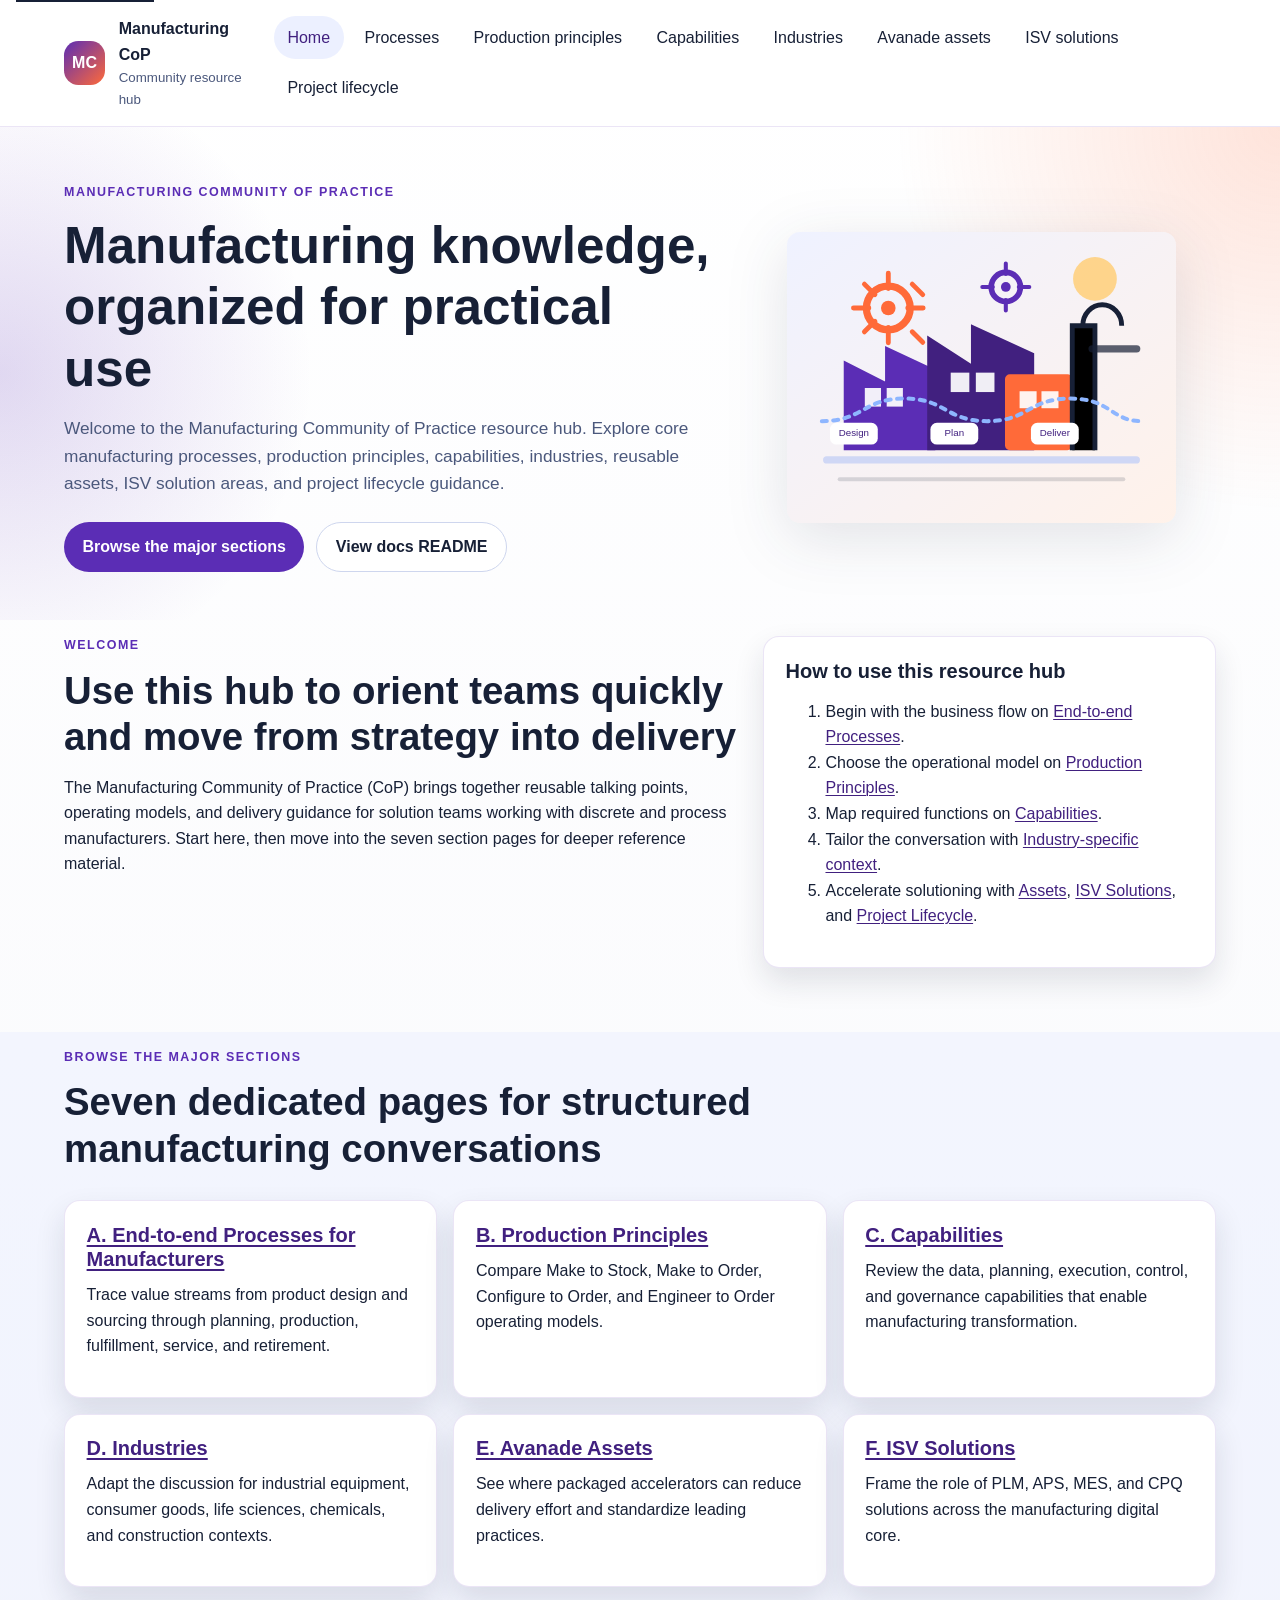
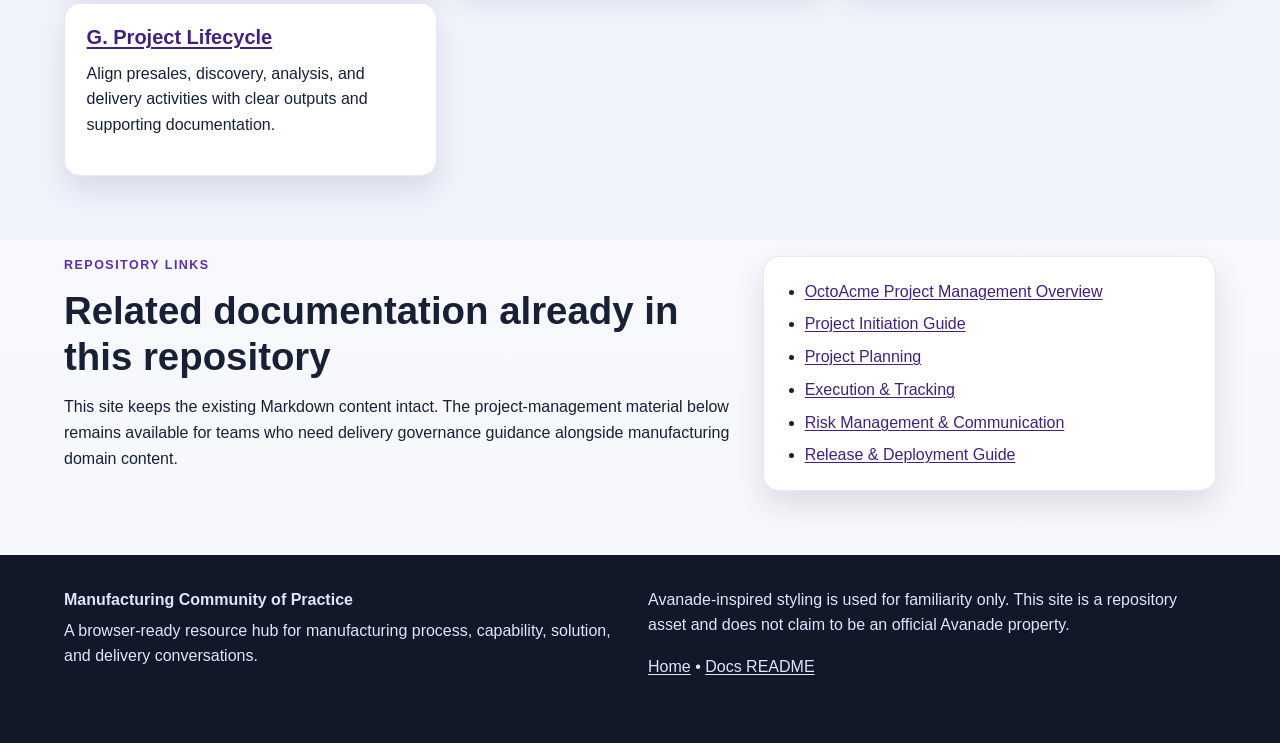
<file: docs/index.html>
<!DOCTYPE html>
    <html lang="en">
      <head>
        <meta charset="utf-8" />
        <meta name="viewport" content="width=device-width, initial-scale=1" />
        <title>Manufacturing Community of Practice</title>
        <meta name="description" content="Welcome to the Manufacturing Community of Practice resource hub. Explore core manufacturing processes, production principles, capabilities, industries, reusable assets, ISV solution areas, and project lifecycle guidance." />
        <link rel="stylesheet" href="./assets/styles.css" />
        <script defer src="./assets/site.js"></script>
      </head>
      <body>
        <a class="skip-link" href="#main-content">Skip to content</a>
        <header class="site-header">
          <div class="container header-layout">
            <a class="brand" href="./index.html">
              <span class="brand-mark" aria-hidden="true">MC</span>
              <span>
                <strong>Manufacturing CoP</strong>
                <small>Community resource hub</small>
              </span>
            </a>
            <button class="nav-toggle" type="button" aria-expanded="false" aria-controls="site-nav">
              Menu
            </button>
            <nav id="site-nav" class="site-nav" aria-label="Primary">
              <ul>
                <li><a href="./index.html" aria-current="page">Home</a></li>
            <li><a href="./processes.html">Processes</a></li>
            <li><a href="./production-principles.html">Production principles</a></li>
            <li><a href="./capabilities.html">Capabilities</a></li>
            <li><a href="./industries.html">Industries</a></li>
            <li><a href="./avanade-assets.html">Avanade assets</a></li>
            <li><a href="./isv-solutions.html">ISV solutions</a></li>
            <li><a href="./project-lifecycle.html">Project lifecycle</a></li>
              </ul>
            </nav>
          </div>
        </header>
        <main id="main-content">
          <section class="hero page-hero">
            <div class="container hero-layout">
              <div>
                <p class="eyebrow">Manufacturing Community of Practice</p>
                <h1>Manufacturing knowledge, organized for practical use</h1>
                <p class="hero-copy">Welcome to the Manufacturing Community of Practice resource hub. Explore core manufacturing processes, production principles, capabilities, industries, reusable assets, ISV solution areas, and project lifecycle guidance.</p>
                <div class="hero-actions">
                  <a class="button button-primary" href="#major-sections">Browse the major sections</a>
                  <a class="button button-secondary" href="./README.md">View docs README</a>
                </div>
              </div>
              <figure class="hero-visual">
                <img src="./assets/factory-hero.svg" alt="Illustration of a connected manufacturing facility with planning, production, and delivery signals." />
              </figure>
            </div>
          </section>
          <section class="section">
  <div class="container split-callout">
    <div>
      <p class="eyebrow">Welcome</p>
      <h2>Use this hub to orient teams quickly and move from strategy into delivery</h2>
      <p>The Manufacturing Community of Practice (CoP) brings together reusable talking points, operating models, and delivery guidance for solution teams working with discrete and process manufacturers. Start here, then move into the seven section pages for deeper reference material.</p>
    </div>
    <div class="callout-panel">
      <h3>How to use this resource hub</h3>
      <ol>
        <li>Begin with the business flow on <a href="./processes.html">End-to-end Processes</a>.</li>
        <li>Choose the operational model on <a href="./production-principles.html">Production Principles</a>.</li>
        <li>Map required functions on <a href="./capabilities.html">Capabilities</a>.</li>
        <li>Tailor the conversation with <a href="./industries.html">Industry-specific context</a>.</li>
        <li>Accelerate solutioning with <a href="./avanade-assets.html">Assets</a>, <a href="./isv-solutions.html">ISV Solutions</a>, and <a href="./project-lifecycle.html">Project Lifecycle</a>.</li>
      </ol>
    </div>
  </div>
</section>
<section class="section section-alt">
  <div class="container">
    <div id="major-sections" class="section-heading">
      <p class="eyebrow">Browse the major sections</p>
      <h2>Seven dedicated pages for structured manufacturing conversations</h2>
    </div>
    <div class="card-grid card-grid-lg">
      <article class="card">
        <h3><a href="./processes.html">A. End-to-end Processes for Manufacturers</a></h3>
        <p>Trace value streams from product design and sourcing through planning, production, fulfillment, service, and retirement.</p>
      </article>
      <article class="card">
        <h3><a href="./production-principles.html">B. Production Principles</a></h3>
        <p>Compare Make to Stock, Make to Order, Configure to Order, and Engineer to Order operating models.</p>
      </article>
      <article class="card">
        <h3><a href="./capabilities.html">C. Capabilities</a></h3>
        <p>Review the data, planning, execution, control, and governance capabilities that enable manufacturing transformation.</p>
      </article>
      <article class="card">
        <h3><a href="./industries.html">D. Industries</a></h3>
        <p>Adapt the discussion for industrial equipment, consumer goods, life sciences, chemicals, and construction contexts.</p>
      </article>
      <article class="card">
        <h3><a href="./avanade-assets.html">E. Avanade Assets</a></h3>
        <p>See where packaged accelerators can reduce delivery effort and standardize leading practices.</p>
      </article>
      <article class="card">
        <h3><a href="./isv-solutions.html">F. ISV Solutions</a></h3>
        <p>Frame the role of PLM, APS, MES, and CPQ solutions across the manufacturing digital core.</p>
      </article>
      <article class="card">
        <h3><a href="./project-lifecycle.html">G. Project Lifecycle</a></h3>
        <p>Align presales, discovery, analysis, and delivery activities with clear outputs and supporting documentation.</p>
      </article>
    </div>
  </div>
</section>
<section class="section">
  <div class="container split-callout">
    <div>
      <p class="eyebrow">Repository links</p>
      <h2>Related documentation already in this repository</h2>
      <p>This site keeps the existing Markdown content intact. The project-management material below remains available for teams who need delivery governance guidance alongside manufacturing domain content.</p>
    </div>
    <div class="callout-panel">
      <ul class="link-list">
        <li><a href="./octoacme-project-management-overview.md">OctoAcme Project Management Overview</a></li>
        <li><a href="./octoacme-project-initiation.md">Project Initiation Guide</a></li>
        <li><a href="./octoacme-project-planning.md">Project Planning</a></li>
        <li><a href="./octoacme-execution-and-tracking.md">Execution &amp; Tracking</a></li>
        <li><a href="./octoacme-risks-and-communication.md">Risk Management &amp; Communication</a></li>
        <li><a href="./octoacme-release-and-deployment.md">Release &amp; Deployment Guide</a></li>
      </ul>
    </div>
  </div>
</section>

        </main>
        <footer class="site-footer">
      <div class="container footer-layout">
        <div>
          <p class="footer-title">Manufacturing Community of Practice</p>
          <p>A browser-ready resource hub for manufacturing process, capability, solution, and delivery conversations.</p>
        </div>
        <div>
          <p class="footer-note">Avanade-inspired styling is used for familiarity only. This site is a repository asset and does not claim to be an official Avanade property.</p>
          <p class="footer-links"><a href="./index.html">Home</a> <span aria-hidden="true">•</span> <a href="./README.md">Docs README</a></p>
        </div>
      </div>
    </footer>
      </body>
    </html>
</file>
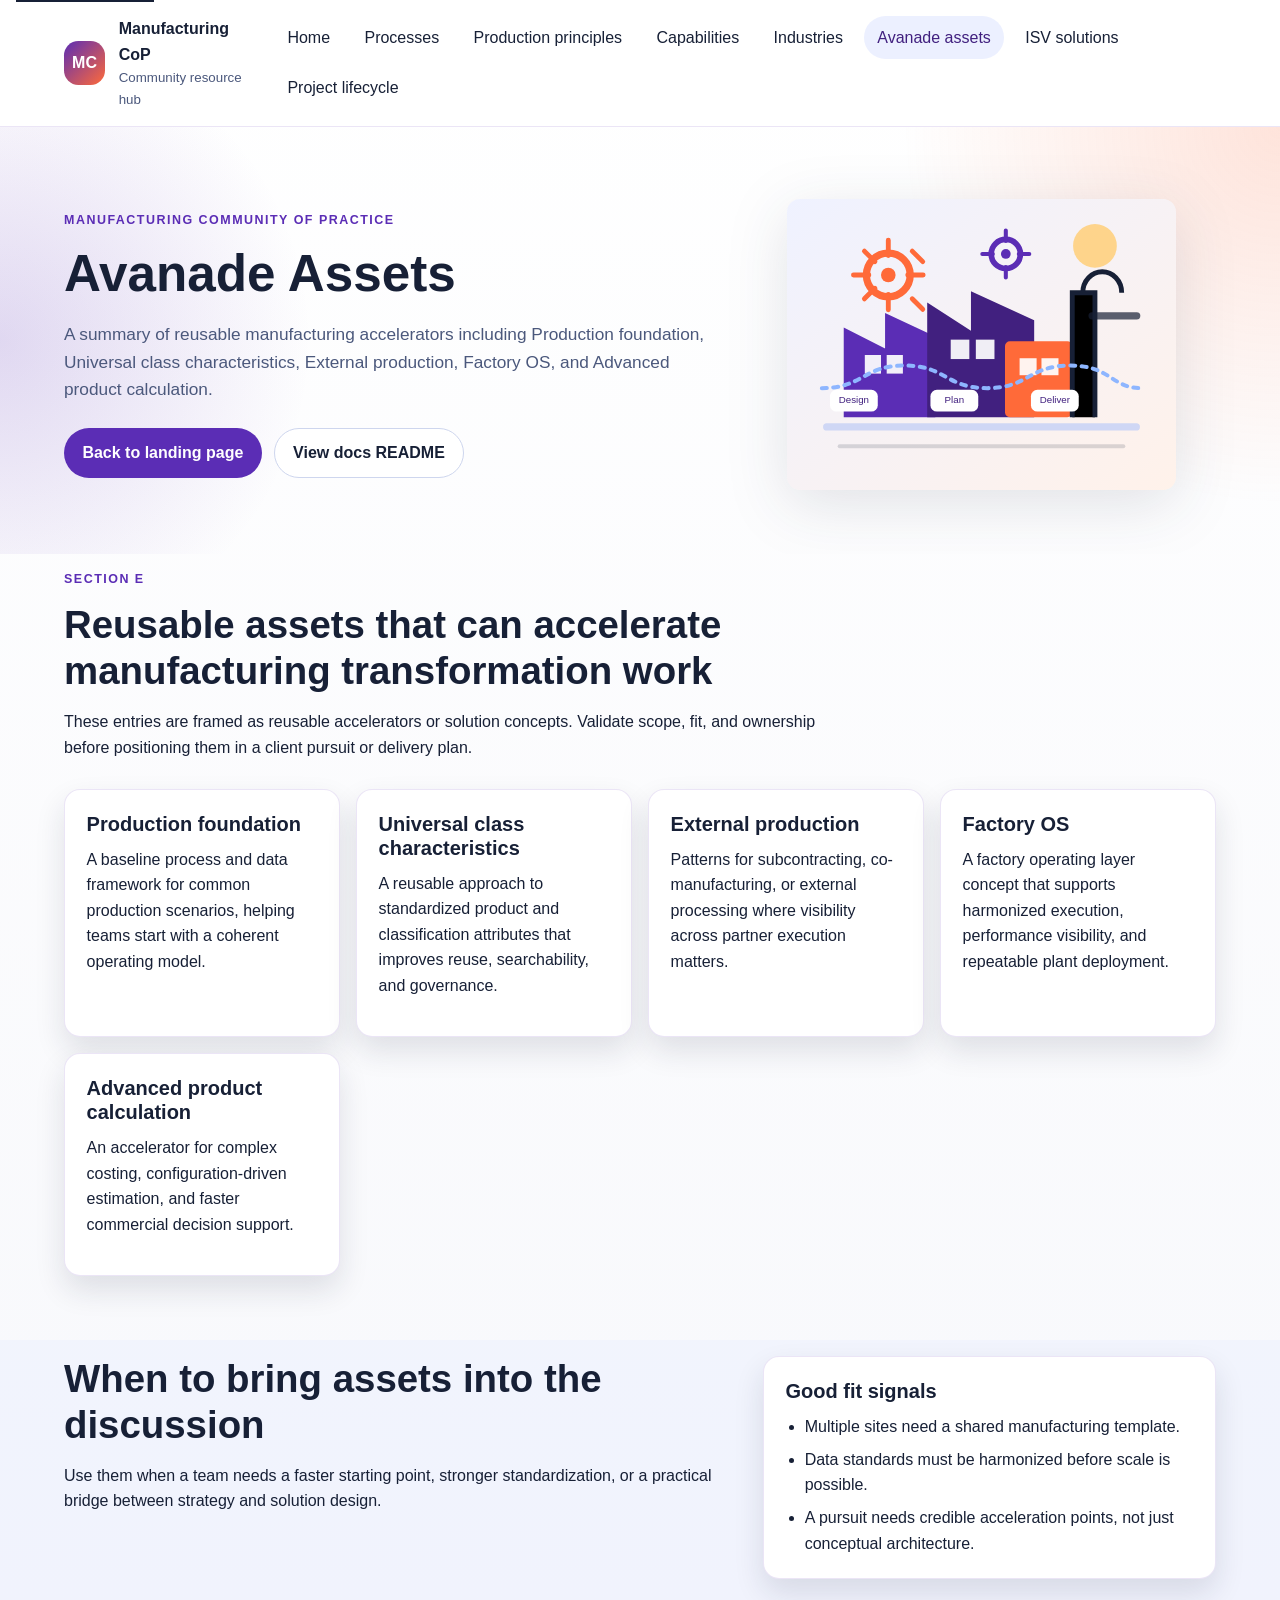
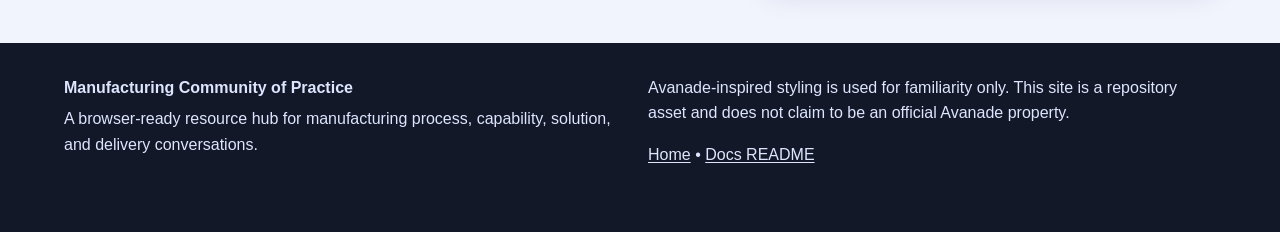
<file: docs/avanade-assets.html>
<!DOCTYPE html>
    <html lang="en">
      <head>
        <meta charset="utf-8" />
        <meta name="viewport" content="width=device-width, initial-scale=1" />
        <title>Avanade Assets</title>
        <meta name="description" content="A summary of reusable manufacturing accelerators including Production foundation, Universal class characteristics, External production, Factory OS, and Advanced product calculation." />
        <link rel="stylesheet" href="./assets/styles.css" />
        <script defer src="./assets/site.js"></script>
      </head>
      <body>
        <a class="skip-link" href="#main-content">Skip to content</a>
        <header class="site-header">
          <div class="container header-layout">
            <a class="brand" href="./index.html">
              <span class="brand-mark" aria-hidden="true">MC</span>
              <span>
                <strong>Manufacturing CoP</strong>
                <small>Community resource hub</small>
              </span>
            </a>
            <button class="nav-toggle" type="button" aria-expanded="false" aria-controls="site-nav">
              Menu
            </button>
            <nav id="site-nav" class="site-nav" aria-label="Primary">
              <ul>
                <li><a href="./index.html">Home</a></li>
            <li><a href="./processes.html">Processes</a></li>
            <li><a href="./production-principles.html">Production principles</a></li>
            <li><a href="./capabilities.html">Capabilities</a></li>
            <li><a href="./industries.html">Industries</a></li>
            <li><a href="./avanade-assets.html" aria-current="page">Avanade assets</a></li>
            <li><a href="./isv-solutions.html">ISV solutions</a></li>
            <li><a href="./project-lifecycle.html">Project lifecycle</a></li>
              </ul>
            </nav>
          </div>
        </header>
        <main id="main-content">
          <section class="hero page-hero">
            <div class="container hero-layout">
              <div>
                <p class="eyebrow">Manufacturing Community of Practice</p>
                <h1>Avanade Assets</h1>
                <p class="hero-copy">A summary of reusable manufacturing accelerators including Production foundation, Universal class characteristics, External production, Factory OS, and Advanced product calculation.</p>
                <div class="hero-actions">
                  <a class="button button-primary" href="./index.html">Back to landing page</a>
                  <a class="button button-secondary" href="./README.md">View docs README</a>
                </div>
              </div>
              <figure class="hero-visual">
                <img src="./assets/factory-hero.svg" alt="Illustration of a connected manufacturing facility with planning, production, and delivery signals." />
              </figure>
            </div>
          </section>
          <section class="section">
  <div class="container">
    <div class="section-heading">
      <p class="eyebrow">Section E</p>
      <h2>Reusable assets that can accelerate manufacturing transformation work</h2>
      <p>These entries are framed as reusable accelerators or solution concepts. Validate scope, fit, and ownership before positioning them in a client pursuit or delivery plan.</p>
    </div>
    <div class="card-grid">
      <article class="card"><h3>Production foundation</h3><p>A baseline process and data framework for common production scenarios, helping teams start with a coherent operating model.</p></article>
      <article class="card"><h3>Universal class characteristics</h3><p>A reusable approach to standardized product and classification attributes that improves reuse, searchability, and governance.</p></article>
      <article class="card"><h3>External production</h3><p>Patterns for subcontracting, co-manufacturing, or external processing where visibility across partner execution matters.</p></article>
      <article class="card"><h3>Factory OS</h3><p>A factory operating layer concept that supports harmonized execution, performance visibility, and repeatable plant deployment.</p></article>
      <article class="card"><h3>Advanced product calculation</h3><p>An accelerator for complex costing, configuration-driven estimation, and faster commercial decision support.</p></article>
    </div>
  </div>
</section>
<section class="section section-alt">
  <div class="container split-callout">
    <div>
      <h2>When to bring assets into the discussion</h2>
      <p>Use them when a team needs a faster starting point, stronger standardization, or a practical bridge between strategy and solution design.</p>
    </div>
    <div class="callout-panel">
      <h3>Good fit signals</h3>
      <ul class="link-list">
        <li>Multiple sites need a shared manufacturing template.</li>
        <li>Data standards must be harmonized before scale is possible.</li>
        <li>A pursuit needs credible acceleration points, not just conceptual architecture.</li>
      </ul>
    </div>
  </div>
</section>

        </main>
        <footer class="site-footer">
      <div class="container footer-layout">
        <div>
          <p class="footer-title">Manufacturing Community of Practice</p>
          <p>A browser-ready resource hub for manufacturing process, capability, solution, and delivery conversations.</p>
        </div>
        <div>
          <p class="footer-note">Avanade-inspired styling is used for familiarity only. This site is a repository asset and does not claim to be an official Avanade property.</p>
          <p class="footer-links"><a href="./index.html">Home</a> <span aria-hidden="true">•</span> <a href="./README.md">Docs README</a></p>
        </div>
      </div>
    </footer>
      </body>
    </html>
</file>
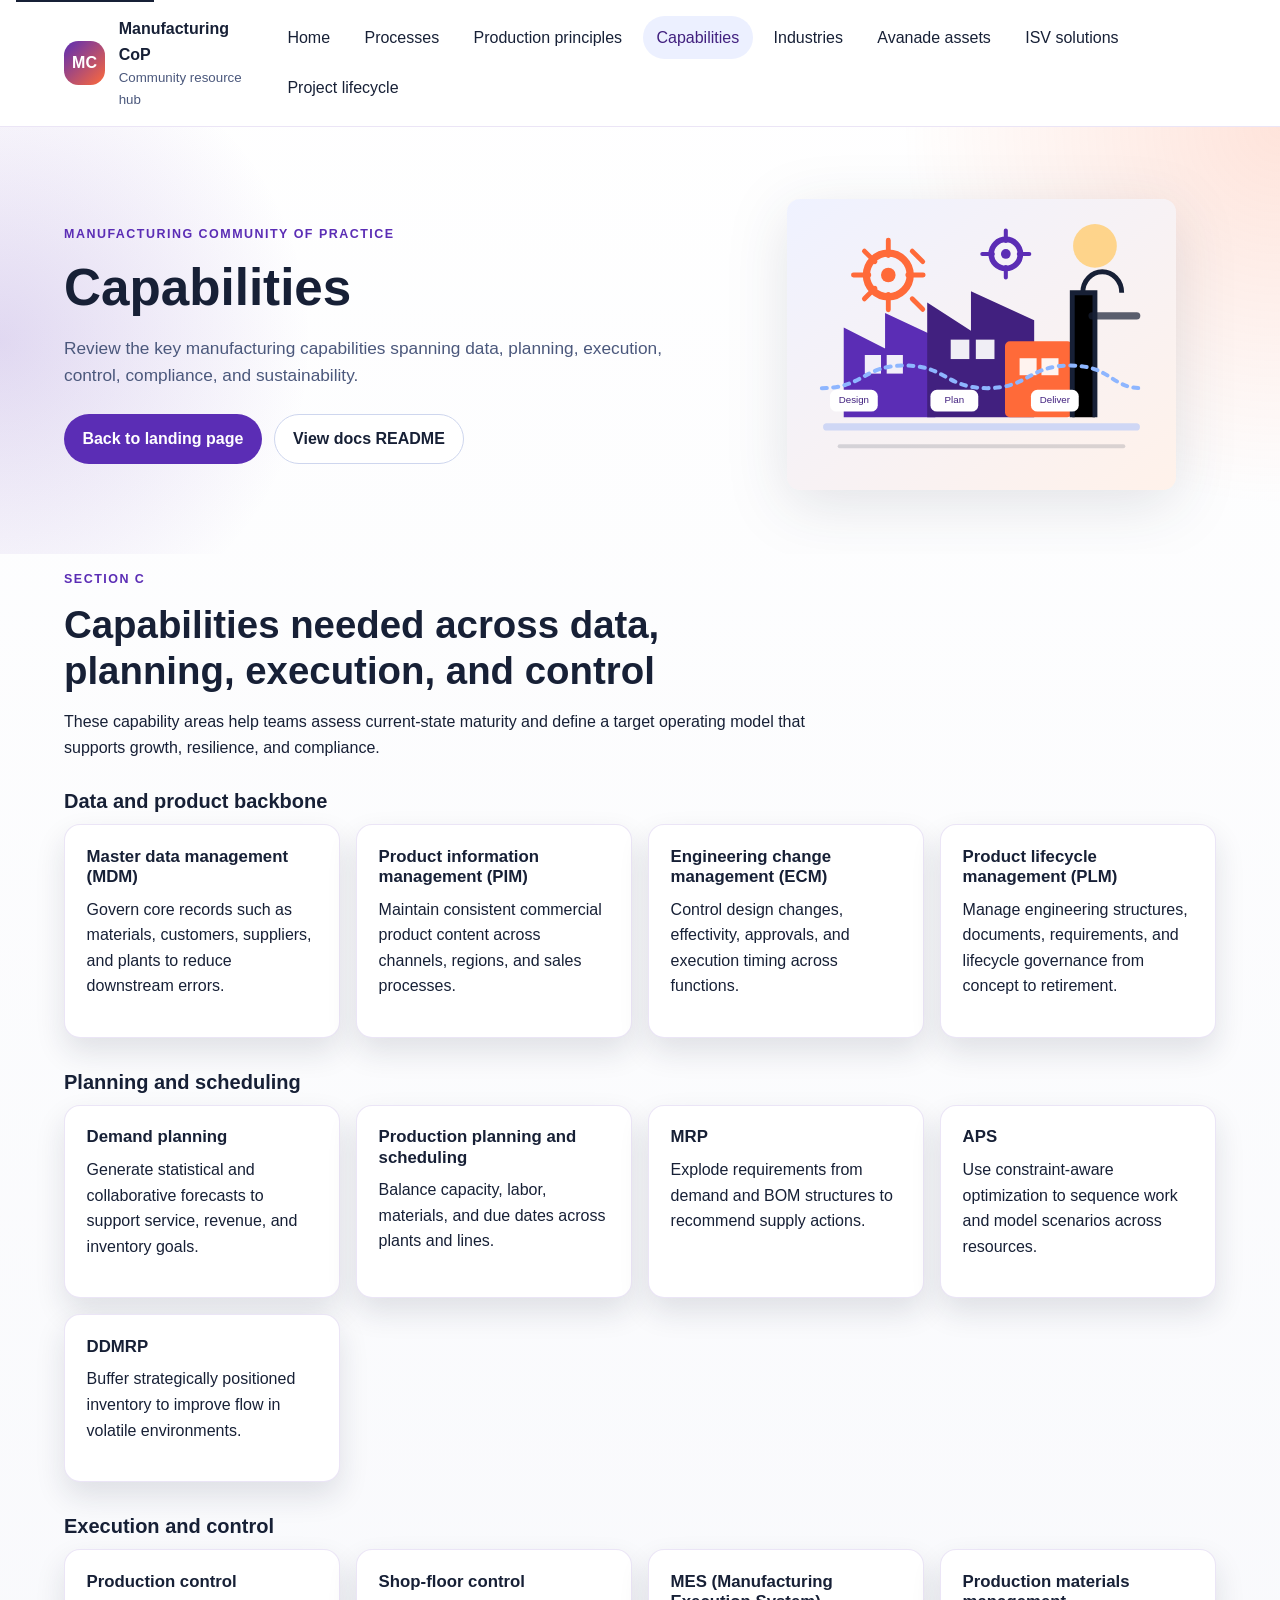
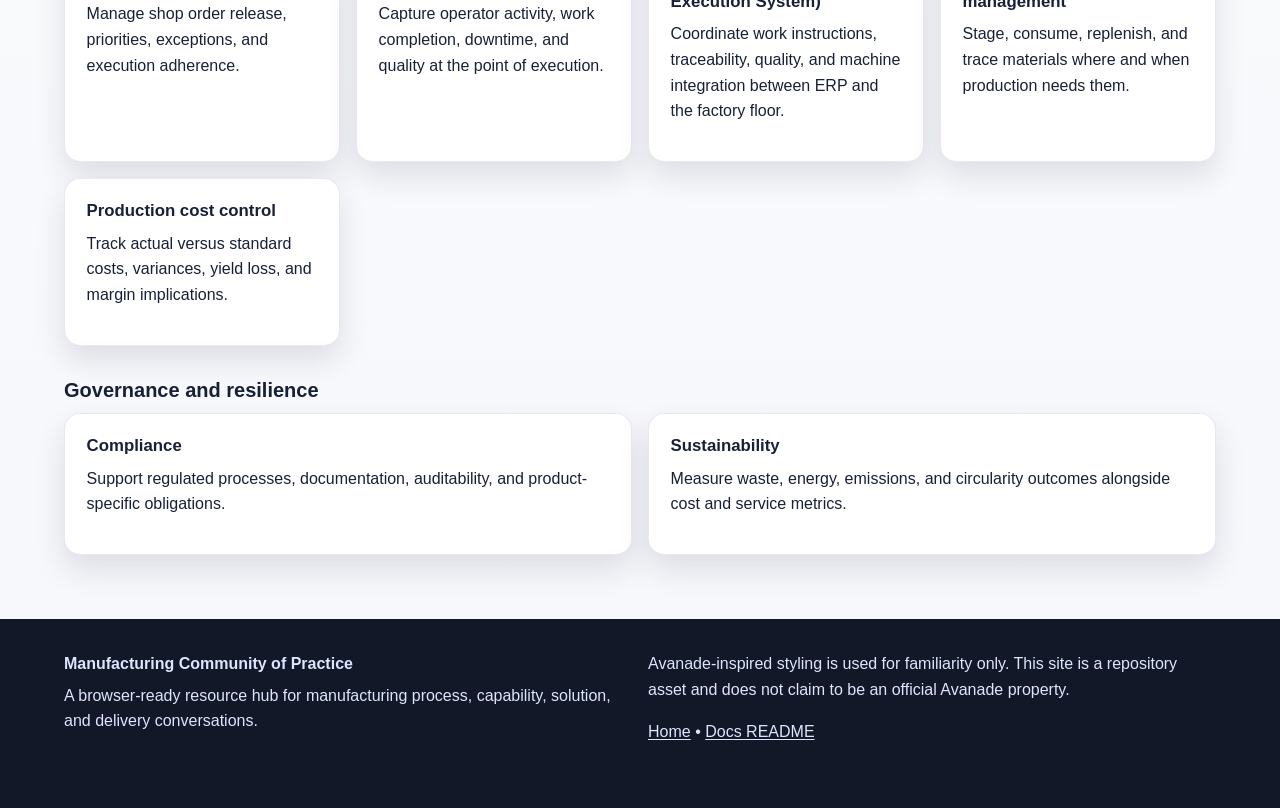
<file: docs/capabilities.html>
<!DOCTYPE html>
    <html lang="en">
      <head>
        <meta charset="utf-8" />
        <meta name="viewport" content="width=device-width, initial-scale=1" />
        <title>Manufacturing Capabilities</title>
        <meta name="description" content="Review the key manufacturing capabilities spanning data, planning, execution, control, compliance, and sustainability." />
        <link rel="stylesheet" href="./assets/styles.css" />
        <script defer src="./assets/site.js"></script>
      </head>
      <body>
        <a class="skip-link" href="#main-content">Skip to content</a>
        <header class="site-header">
          <div class="container header-layout">
            <a class="brand" href="./index.html">
              <span class="brand-mark" aria-hidden="true">MC</span>
              <span>
                <strong>Manufacturing CoP</strong>
                <small>Community resource hub</small>
              </span>
            </a>
            <button class="nav-toggle" type="button" aria-expanded="false" aria-controls="site-nav">
              Menu
            </button>
            <nav id="site-nav" class="site-nav" aria-label="Primary">
              <ul>
                <li><a href="./index.html">Home</a></li>
            <li><a href="./processes.html">Processes</a></li>
            <li><a href="./production-principles.html">Production principles</a></li>
            <li><a href="./capabilities.html" aria-current="page">Capabilities</a></li>
            <li><a href="./industries.html">Industries</a></li>
            <li><a href="./avanade-assets.html">Avanade assets</a></li>
            <li><a href="./isv-solutions.html">ISV solutions</a></li>
            <li><a href="./project-lifecycle.html">Project lifecycle</a></li>
              </ul>
            </nav>
          </div>
        </header>
        <main id="main-content">
          <section class="hero page-hero">
            <div class="container hero-layout">
              <div>
                <p class="eyebrow">Manufacturing Community of Practice</p>
                <h1>Capabilities</h1>
                <p class="hero-copy">Review the key manufacturing capabilities spanning data, planning, execution, control, compliance, and sustainability.</p>
                <div class="hero-actions">
                  <a class="button button-primary" href="./index.html">Back to landing page</a>
                  <a class="button button-secondary" href="./README.md">View docs README</a>
                </div>
              </div>
              <figure class="hero-visual">
                <img src="./assets/factory-hero.svg" alt="Illustration of a connected manufacturing facility with planning, production, and delivery signals." />
              </figure>
            </div>
          </section>
          <section class="section">
  <div class="container">
    <div class="section-heading">
      <p class="eyebrow">Section C</p>
      <h2>Capabilities needed across data, planning, execution, and control</h2>
      <p>These capability areas help teams assess current-state maturity and define a target operating model that supports growth, resilience, and compliance.</p>
    </div>
    <div class="capability-group">
      <h3>Data and product backbone</h3>
      <div class="card-grid">
        <article class="card"><h4>Master data management (MDM)</h4><p>Govern core records such as materials, customers, suppliers, and plants to reduce downstream errors.</p></article>
        <article class="card"><h4>Product information management (PIM)</h4><p>Maintain consistent commercial product content across channels, regions, and sales processes.</p></article>
        <article class="card"><h4>Engineering change management (ECM)</h4><p>Control design changes, effectivity, approvals, and execution timing across functions.</p></article>
        <article class="card"><h4>Product lifecycle management (PLM)</h4><p>Manage engineering structures, documents, requirements, and lifecycle governance from concept to retirement.</p></article>
      </div>
    </div>
    <div class="capability-group">
      <h3>Planning and scheduling</h3>
      <div class="card-grid">
        <article class="card"><h4>Demand planning</h4><p>Generate statistical and collaborative forecasts to support service, revenue, and inventory goals.</p></article>
        <article class="card"><h4>Production planning and scheduling</h4><p>Balance capacity, labor, materials, and due dates across plants and lines.</p></article>
        <article class="card"><h4>MRP</h4><p>Explode requirements from demand and BOM structures to recommend supply actions.</p></article>
        <article class="card"><h4>APS</h4><p>Use constraint-aware optimization to sequence work and model scenarios across resources.</p></article>
        <article class="card"><h4>DDMRP</h4><p>Buffer strategically positioned inventory to improve flow in volatile environments.</p></article>
      </div>
    </div>
    <div class="capability-group">
      <h3>Execution and control</h3>
      <div class="card-grid">
        <article class="card"><h4>Production control</h4><p>Manage shop order release, priorities, exceptions, and execution adherence.</p></article>
        <article class="card"><h4>Shop-floor control</h4><p>Capture operator activity, work completion, downtime, and quality at the point of execution.</p></article>
        <article class="card"><h4>MES (Manufacturing Execution System)</h4><p>Coordinate work instructions, traceability, quality, and machine integration between ERP and the factory floor.</p></article>
        <article class="card"><h4>Production materials management</h4><p>Stage, consume, replenish, and trace materials where and when production needs them.</p></article>
        <article class="card"><h4>Production cost control</h4><p>Track actual versus standard costs, variances, yield loss, and margin implications.</p></article>
      </div>
    </div>
    <div class="capability-group">
      <h3>Governance and resilience</h3>
      <div class="card-grid">
        <article class="card"><h4>Compliance</h4><p>Support regulated processes, documentation, auditability, and product-specific obligations.</p></article>
        <article class="card"><h4>Sustainability</h4><p>Measure waste, energy, emissions, and circularity outcomes alongside cost and service metrics.</p></article>
      </div>
    </div>
  </div>
</section>

        </main>
        <footer class="site-footer">
      <div class="container footer-layout">
        <div>
          <p class="footer-title">Manufacturing Community of Practice</p>
          <p>A browser-ready resource hub for manufacturing process, capability, solution, and delivery conversations.</p>
        </div>
        <div>
          <p class="footer-note">Avanade-inspired styling is used for familiarity only. This site is a repository asset and does not claim to be an official Avanade property.</p>
          <p class="footer-links"><a href="./index.html">Home</a> <span aria-hidden="true">•</span> <a href="./README.md">Docs README</a></p>
        </div>
      </div>
    </footer>
      </body>
    </html>
</file>
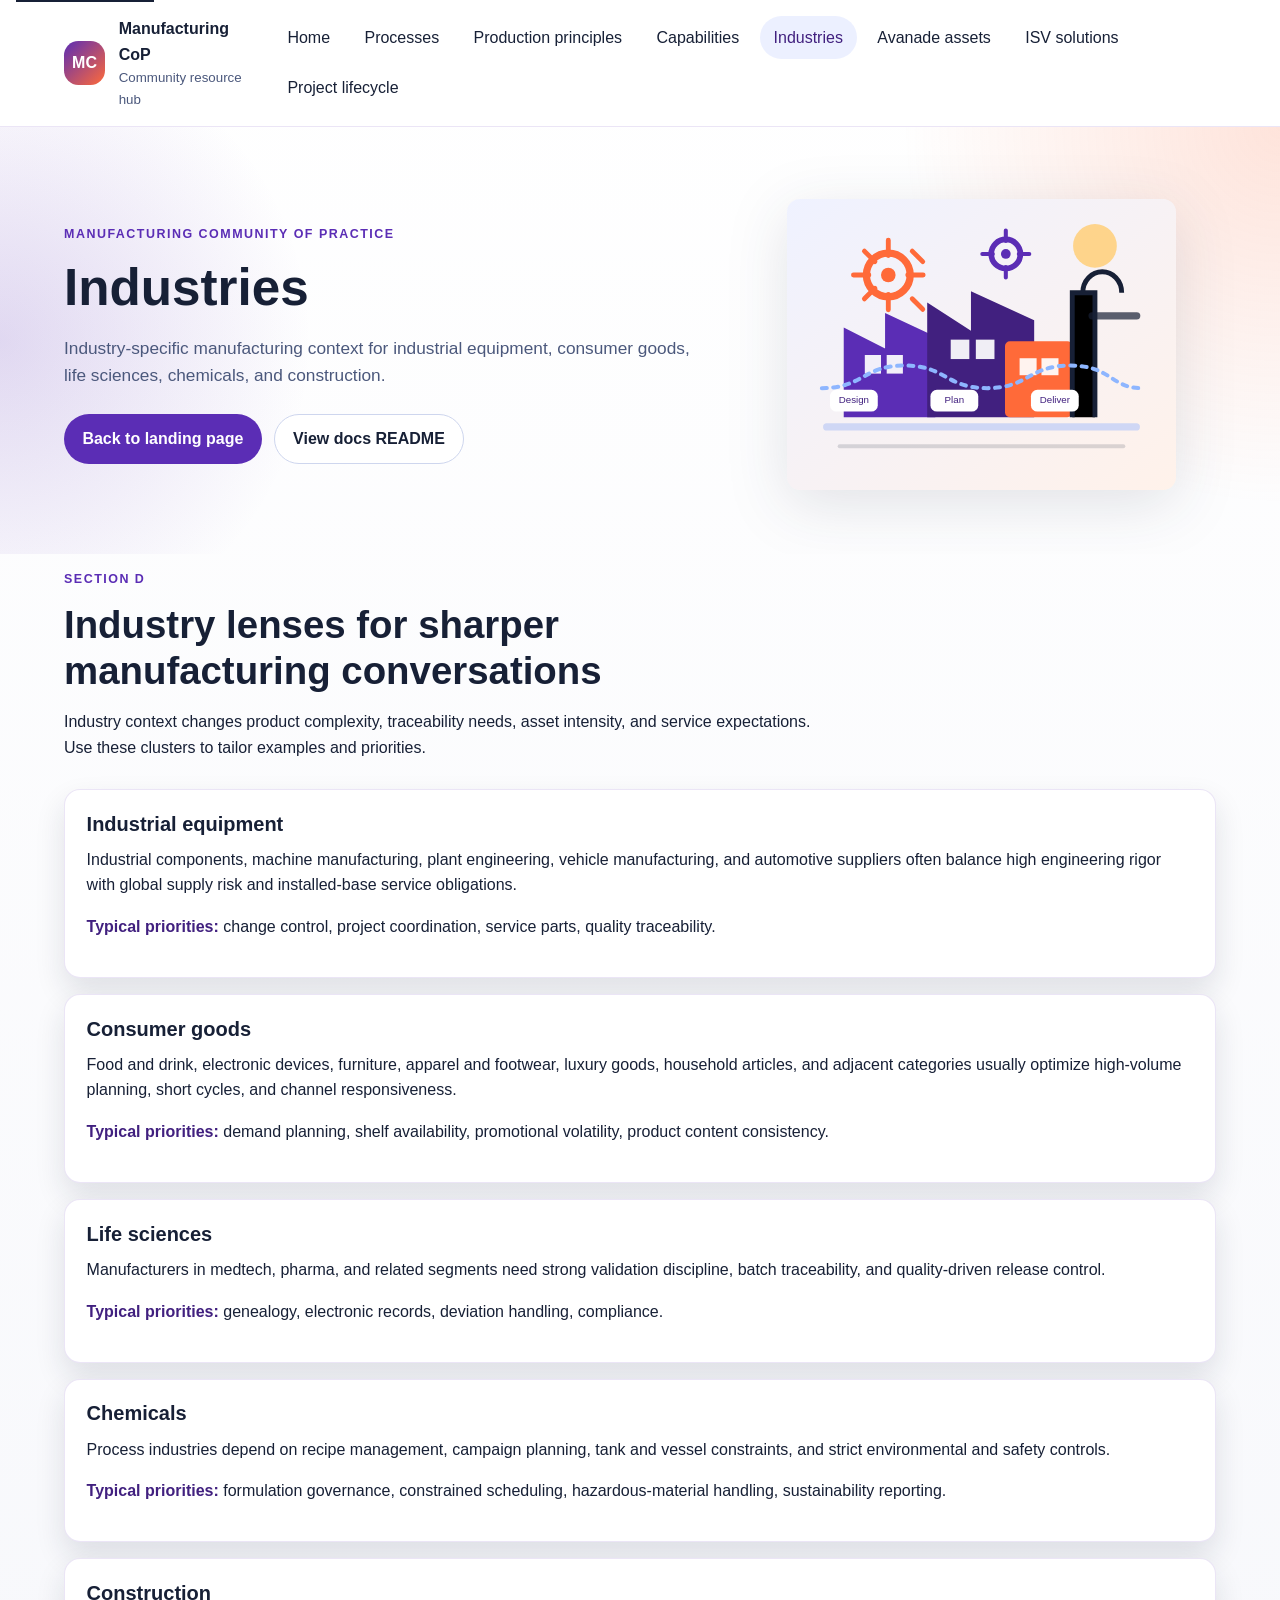
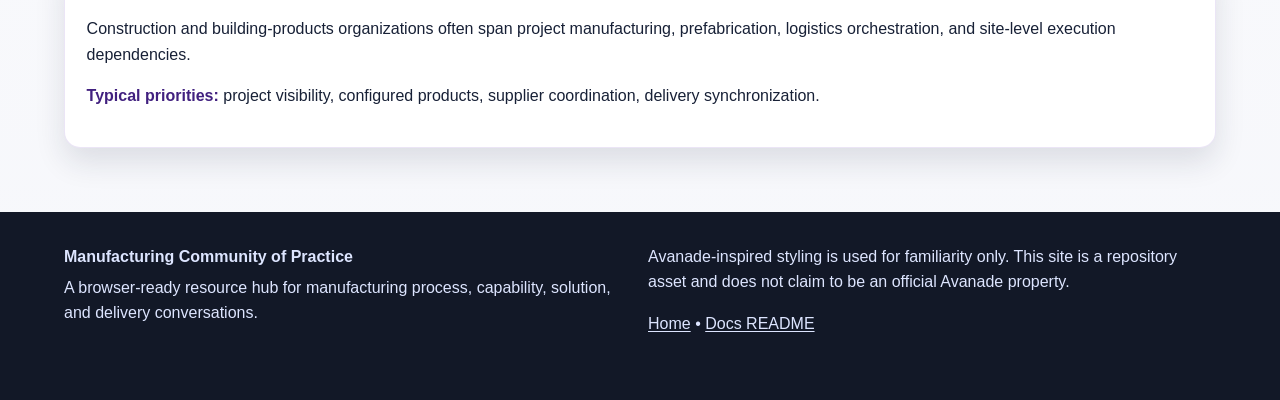
<file: docs/industries.html>
<!DOCTYPE html>
    <html lang="en">
      <head>
        <meta charset="utf-8" />
        <meta name="viewport" content="width=device-width, initial-scale=1" />
        <title>Manufacturing Industries</title>
        <meta name="description" content="Industry-specific manufacturing context for industrial equipment, consumer goods, life sciences, chemicals, and construction." />
        <link rel="stylesheet" href="./assets/styles.css" />
        <script defer src="./assets/site.js"></script>
      </head>
      <body>
        <a class="skip-link" href="#main-content">Skip to content</a>
        <header class="site-header">
          <div class="container header-layout">
            <a class="brand" href="./index.html">
              <span class="brand-mark" aria-hidden="true">MC</span>
              <span>
                <strong>Manufacturing CoP</strong>
                <small>Community resource hub</small>
              </span>
            </a>
            <button class="nav-toggle" type="button" aria-expanded="false" aria-controls="site-nav">
              Menu
            </button>
            <nav id="site-nav" class="site-nav" aria-label="Primary">
              <ul>
                <li><a href="./index.html">Home</a></li>
            <li><a href="./processes.html">Processes</a></li>
            <li><a href="./production-principles.html">Production principles</a></li>
            <li><a href="./capabilities.html">Capabilities</a></li>
            <li><a href="./industries.html" aria-current="page">Industries</a></li>
            <li><a href="./avanade-assets.html">Avanade assets</a></li>
            <li><a href="./isv-solutions.html">ISV solutions</a></li>
            <li><a href="./project-lifecycle.html">Project lifecycle</a></li>
              </ul>
            </nav>
          </div>
        </header>
        <main id="main-content">
          <section class="hero page-hero">
            <div class="container hero-layout">
              <div>
                <p class="eyebrow">Manufacturing Community of Practice</p>
                <h1>Industries</h1>
                <p class="hero-copy">Industry-specific manufacturing context for industrial equipment, consumer goods, life sciences, chemicals, and construction.</p>
                <div class="hero-actions">
                  <a class="button button-primary" href="./index.html">Back to landing page</a>
                  <a class="button button-secondary" href="./README.md">View docs README</a>
                </div>
              </div>
              <figure class="hero-visual">
                <img src="./assets/factory-hero.svg" alt="Illustration of a connected manufacturing facility with planning, production, and delivery signals." />
              </figure>
            </div>
          </section>
          <section class="section">
  <div class="container">
    <div class="section-heading">
      <p class="eyebrow">Section D</p>
      <h2>Industry lenses for sharper manufacturing conversations</h2>
      <p>Industry context changes product complexity, traceability needs, asset intensity, and service expectations. Use these clusters to tailor examples and priorities.</p>
    </div>
    <div class="stack-grid">
      <article class="card"><h3>Industrial equipment</h3><p>Industrial components, machine manufacturing, plant engineering, vehicle manufacturing, and automotive suppliers often balance high engineering rigor with global supply risk and installed-base service obligations.</p><p><strong>Typical priorities:</strong> change control, project coordination, service parts, quality traceability.</p></article>
      <article class="card"><h3>Consumer goods</h3><p>Food and drink, electronic devices, furniture, apparel and footwear, luxury goods, household articles, and adjacent categories usually optimize high-volume planning, short cycles, and channel responsiveness.</p><p><strong>Typical priorities:</strong> demand planning, shelf availability, promotional volatility, product content consistency.</p></article>
      <article class="card"><h3>Life sciences</h3><p>Manufacturers in medtech, pharma, and related segments need strong validation discipline, batch traceability, and quality-driven release control.</p><p><strong>Typical priorities:</strong> genealogy, electronic records, deviation handling, compliance.</p></article>
      <article class="card"><h3>Chemicals</h3><p>Process industries depend on recipe management, campaign planning, tank and vessel constraints, and strict environmental and safety controls.</p><p><strong>Typical priorities:</strong> formulation governance, constrained scheduling, hazardous-material handling, sustainability reporting.</p></article>
      <article class="card"><h3>Construction</h3><p>Construction and building-products organizations often span project manufacturing, prefabrication, logistics orchestration, and site-level execution dependencies.</p><p><strong>Typical priorities:</strong> project visibility, configured products, supplier coordination, delivery synchronization.</p></article>
    </div>
  </div>
</section>

        </main>
        <footer class="site-footer">
      <div class="container footer-layout">
        <div>
          <p class="footer-title">Manufacturing Community of Practice</p>
          <p>A browser-ready resource hub for manufacturing process, capability, solution, and delivery conversations.</p>
        </div>
        <div>
          <p class="footer-note">Avanade-inspired styling is used for familiarity only. This site is a repository asset and does not claim to be an official Avanade property.</p>
          <p class="footer-links"><a href="./index.html">Home</a> <span aria-hidden="true">•</span> <a href="./README.md">Docs README</a></p>
        </div>
      </div>
    </footer>
      </body>
    </html>
</file>
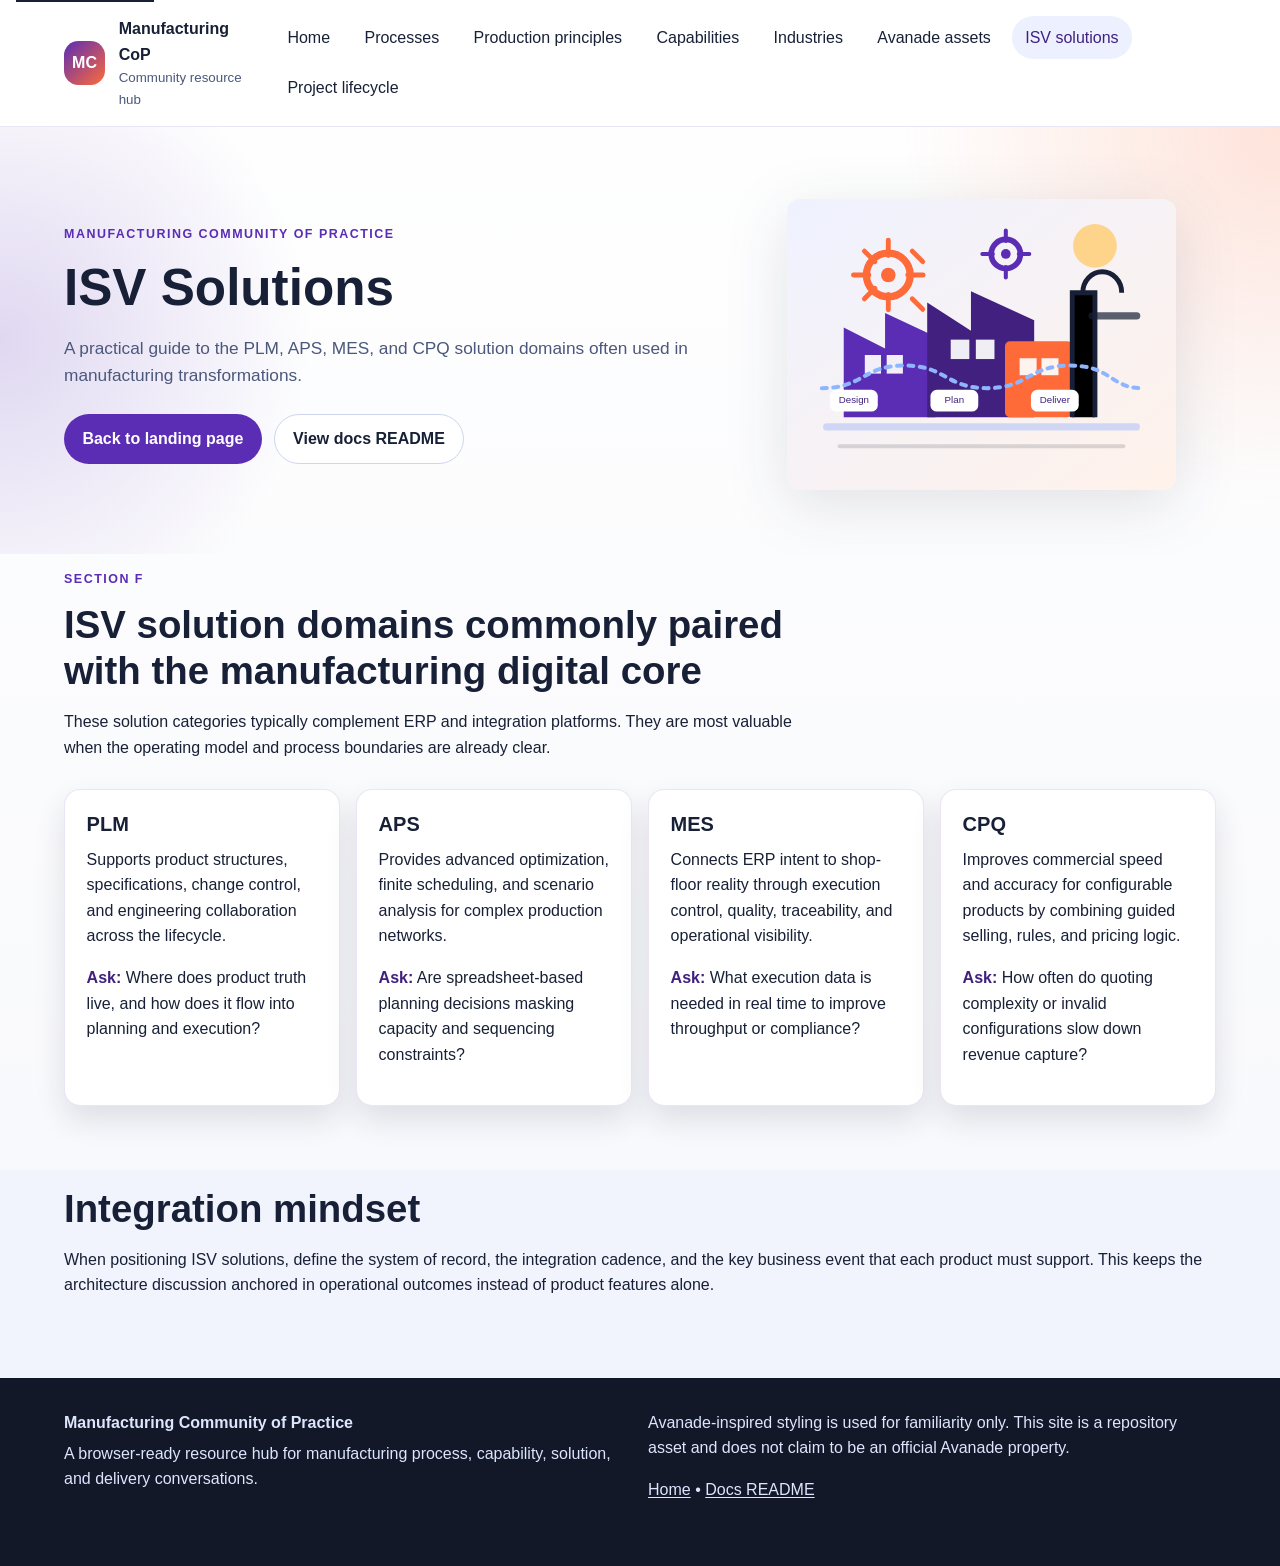
<file: docs/isv-solutions.html>
<!DOCTYPE html>
    <html lang="en">
      <head>
        <meta charset="utf-8" />
        <meta name="viewport" content="width=device-width, initial-scale=1" />
        <title>ISV Solutions</title>
        <meta name="description" content="A practical guide to the PLM, APS, MES, and CPQ solution domains often used in manufacturing transformations." />
        <link rel="stylesheet" href="./assets/styles.css" />
        <script defer src="./assets/site.js"></script>
      </head>
      <body>
        <a class="skip-link" href="#main-content">Skip to content</a>
        <header class="site-header">
          <div class="container header-layout">
            <a class="brand" href="./index.html">
              <span class="brand-mark" aria-hidden="true">MC</span>
              <span>
                <strong>Manufacturing CoP</strong>
                <small>Community resource hub</small>
              </span>
            </a>
            <button class="nav-toggle" type="button" aria-expanded="false" aria-controls="site-nav">
              Menu
            </button>
            <nav id="site-nav" class="site-nav" aria-label="Primary">
              <ul>
                <li><a href="./index.html">Home</a></li>
            <li><a href="./processes.html">Processes</a></li>
            <li><a href="./production-principles.html">Production principles</a></li>
            <li><a href="./capabilities.html">Capabilities</a></li>
            <li><a href="./industries.html">Industries</a></li>
            <li><a href="./avanade-assets.html">Avanade assets</a></li>
            <li><a href="./isv-solutions.html" aria-current="page">ISV solutions</a></li>
            <li><a href="./project-lifecycle.html">Project lifecycle</a></li>
              </ul>
            </nav>
          </div>
        </header>
        <main id="main-content">
          <section class="hero page-hero">
            <div class="container hero-layout">
              <div>
                <p class="eyebrow">Manufacturing Community of Practice</p>
                <h1>ISV Solutions</h1>
                <p class="hero-copy">A practical guide to the PLM, APS, MES, and CPQ solution domains often used in manufacturing transformations.</p>
                <div class="hero-actions">
                  <a class="button button-primary" href="./index.html">Back to landing page</a>
                  <a class="button button-secondary" href="./README.md">View docs README</a>
                </div>
              </div>
              <figure class="hero-visual">
                <img src="./assets/factory-hero.svg" alt="Illustration of a connected manufacturing facility with planning, production, and delivery signals." />
              </figure>
            </div>
          </section>
          <section class="section">
  <div class="container">
    <div class="section-heading">
      <p class="eyebrow">Section F</p>
      <h2>ISV solution domains commonly paired with the manufacturing digital core</h2>
      <p>These solution categories typically complement ERP and integration platforms. They are most valuable when the operating model and process boundaries are already clear.</p>
    </div>
    <div class="card-grid">
      <article class="card"><h3>PLM</h3><p>Supports product structures, specifications, change control, and engineering collaboration across the lifecycle.</p><p><strong>Ask:</strong> Where does product truth live, and how does it flow into planning and execution?</p></article>
      <article class="card"><h3>APS</h3><p>Provides advanced optimization, finite scheduling, and scenario analysis for complex production networks.</p><p><strong>Ask:</strong> Are spreadsheet-based planning decisions masking capacity and sequencing constraints?</p></article>
      <article class="card"><h3>MES</h3><p>Connects ERP intent to shop-floor reality through execution control, quality, traceability, and operational visibility.</p><p><strong>Ask:</strong> What execution data is needed in real time to improve throughput or compliance?</p></article>
      <article class="card"><h3>CPQ</h3><p>Improves commercial speed and accuracy for configurable products by combining guided selling, rules, and pricing logic.</p><p><strong>Ask:</strong> How often do quoting complexity or invalid configurations slow down revenue capture?</p></article>
    </div>
  </div>
</section>
<section class="section section-alt">
  <div class="container">
    <h2>Integration mindset</h2>
    <p>When positioning ISV solutions, define the system of record, the integration cadence, and the key business event that each product must support. This keeps the architecture discussion anchored in operational outcomes instead of product features alone.</p>
  </div>
</section>

        </main>
        <footer class="site-footer">
      <div class="container footer-layout">
        <div>
          <p class="footer-title">Manufacturing Community of Practice</p>
          <p>A browser-ready resource hub for manufacturing process, capability, solution, and delivery conversations.</p>
        </div>
        <div>
          <p class="footer-note">Avanade-inspired styling is used for familiarity only. This site is a repository asset and does not claim to be an official Avanade property.</p>
          <p class="footer-links"><a href="./index.html">Home</a> <span aria-hidden="true">•</span> <a href="./README.md">Docs README</a></p>
        </div>
      </div>
    </footer>
      </body>
    </html>
</file>
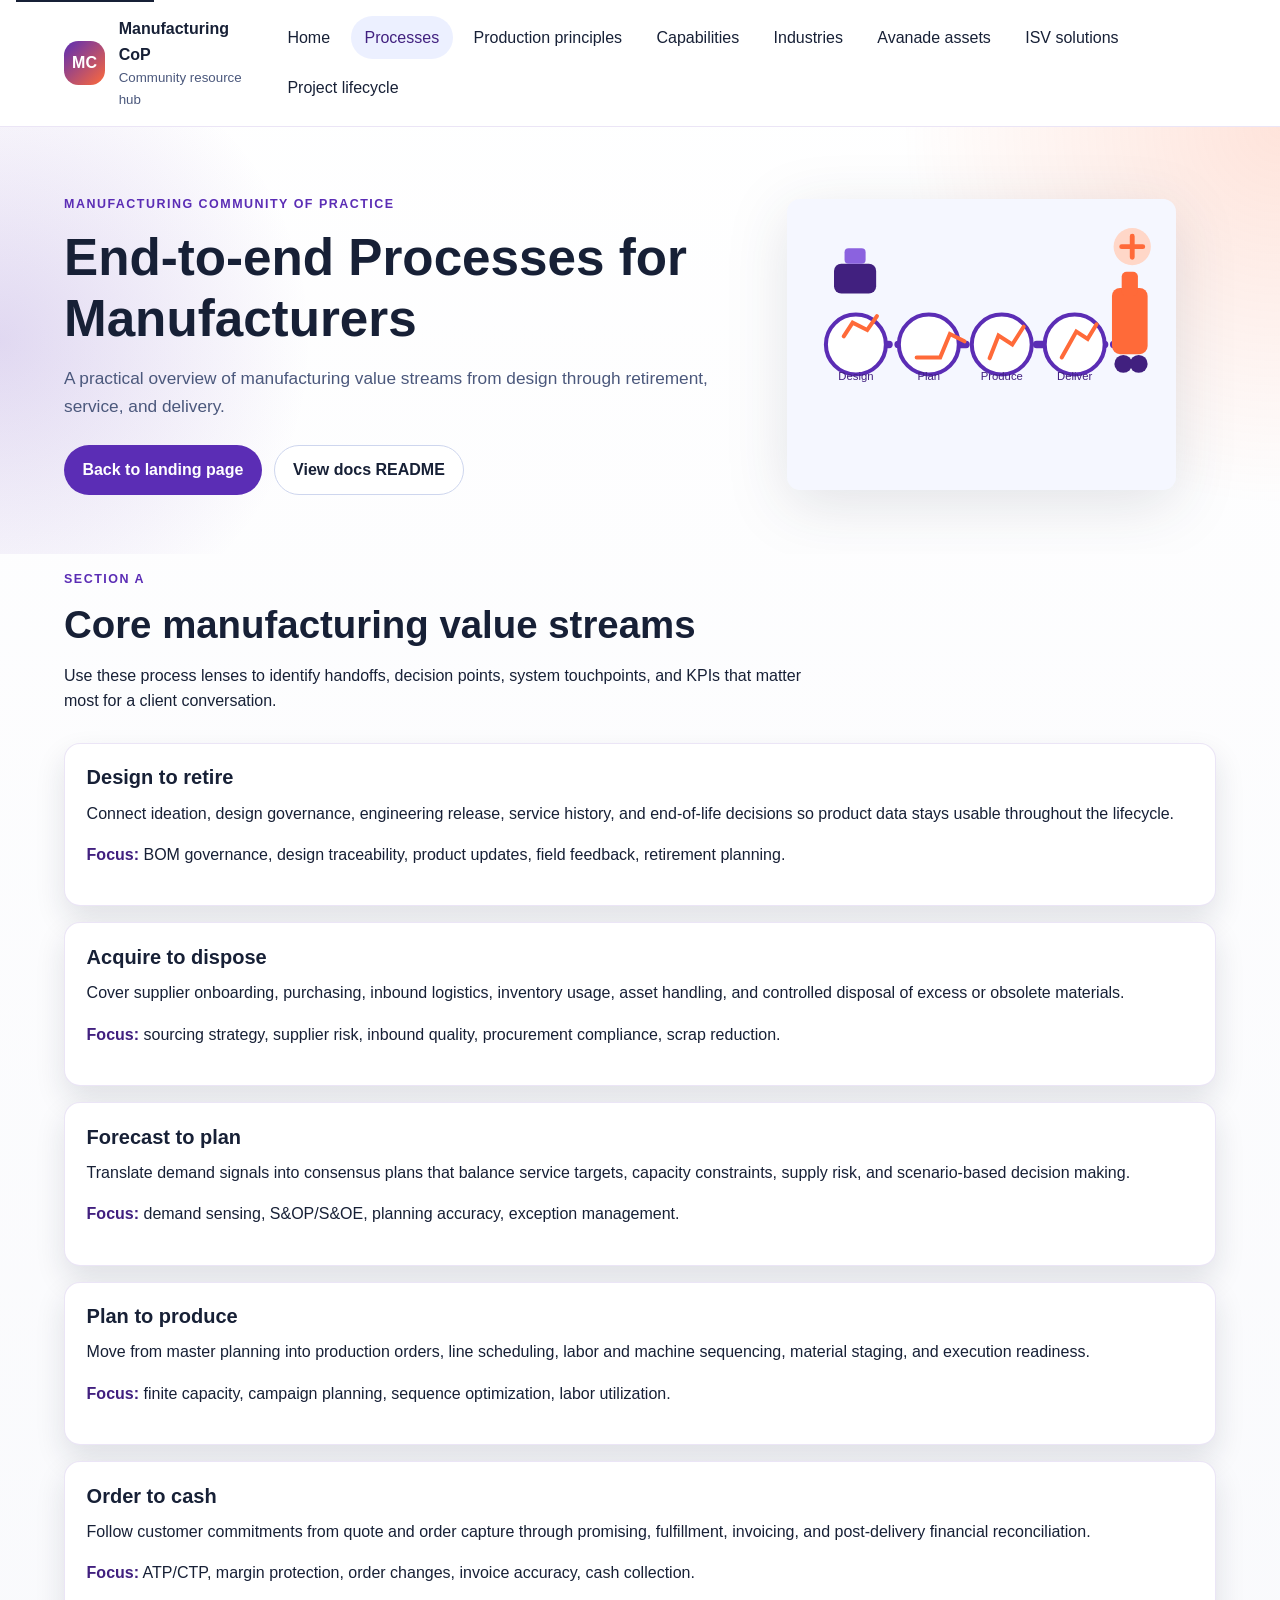
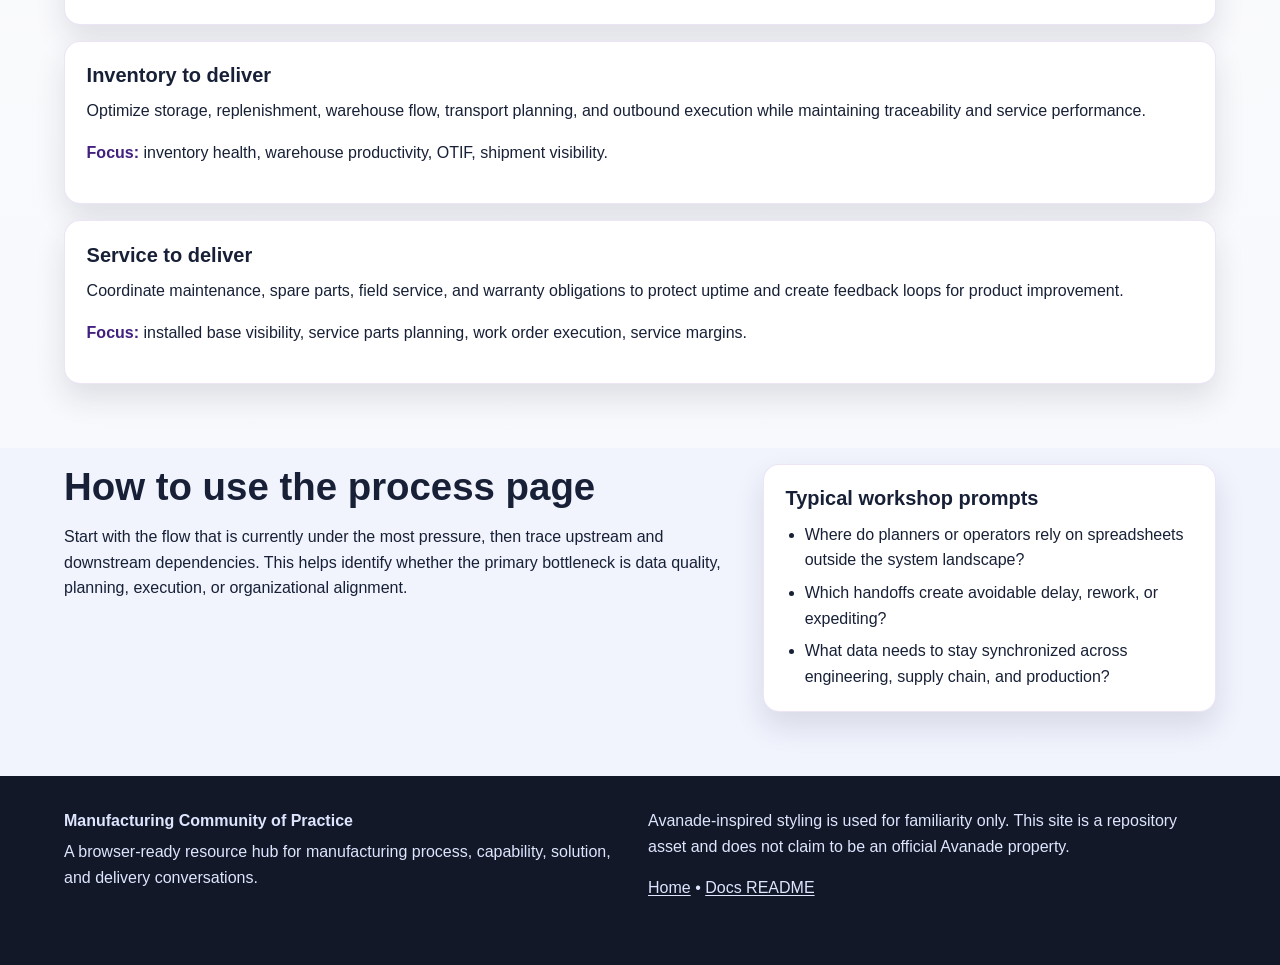
<file: docs/processes.html>
<!DOCTYPE html>
    <html lang="en">
      <head>
        <meta charset="utf-8" />
        <meta name="viewport" content="width=device-width, initial-scale=1" />
        <title>End-to-end Processes for Manufacturers</title>
        <meta name="description" content="A practical overview of manufacturing value streams from design through retirement, service, and delivery." />
        <link rel="stylesheet" href="./assets/styles.css" />
        <script defer src="./assets/site.js"></script>
      </head>
      <body>
        <a class="skip-link" href="#main-content">Skip to content</a>
        <header class="site-header">
          <div class="container header-layout">
            <a class="brand" href="./index.html">
              <span class="brand-mark" aria-hidden="true">MC</span>
              <span>
                <strong>Manufacturing CoP</strong>
                <small>Community resource hub</small>
              </span>
            </a>
            <button class="nav-toggle" type="button" aria-expanded="false" aria-controls="site-nav">
              Menu
            </button>
            <nav id="site-nav" class="site-nav" aria-label="Primary">
              <ul>
                <li><a href="./index.html">Home</a></li>
            <li><a href="./processes.html" aria-current="page">Processes</a></li>
            <li><a href="./production-principles.html">Production principles</a></li>
            <li><a href="./capabilities.html">Capabilities</a></li>
            <li><a href="./industries.html">Industries</a></li>
            <li><a href="./avanade-assets.html">Avanade assets</a></li>
            <li><a href="./isv-solutions.html">ISV solutions</a></li>
            <li><a href="./project-lifecycle.html">Project lifecycle</a></li>
              </ul>
            </nav>
          </div>
        </header>
        <main id="main-content">
          <section class="hero page-hero">
            <div class="container hero-layout">
              <div>
                <p class="eyebrow">Manufacturing Community of Practice</p>
                <h1>End-to-end Processes for Manufacturers</h1>
                <p class="hero-copy">A practical overview of manufacturing value streams from design through retirement, service, and delivery.</p>
                <div class="hero-actions">
                  <a class="button button-primary" href="./index.html">Back to landing page</a>
                  <a class="button button-secondary" href="./README.md">View docs README</a>
                </div>
              </div>
              <figure class="hero-visual">
                <img src="./assets/process-flow.svg" alt="Illustration of a manufacturing value stream moving from design through production and delivery." />
              </figure>
            </div>
          </section>
          <section class="section">
  <div class="container">
    <div class="section-heading">
      <p class="eyebrow">Section A</p>
      <h2>Core manufacturing value streams</h2>
      <p>Use these process lenses to identify handoffs, decision points, system touchpoints, and KPIs that matter most for a client conversation.</p>
    </div>
    <div class="stack-grid">
      <article class="card process-card"><h3>Design to retire</h3><p>Connect ideation, design governance, engineering release, service history, and end-of-life decisions so product data stays usable throughout the lifecycle.</p><p><strong>Focus:</strong> BOM governance, design traceability, product updates, field feedback, retirement planning.</p></article>
      <article class="card process-card"><h3>Acquire to dispose</h3><p>Cover supplier onboarding, purchasing, inbound logistics, inventory usage, asset handling, and controlled disposal of excess or obsolete materials.</p><p><strong>Focus:</strong> sourcing strategy, supplier risk, inbound quality, procurement compliance, scrap reduction.</p></article>
      <article class="card process-card"><h3>Forecast to plan</h3><p>Translate demand signals into consensus plans that balance service targets, capacity constraints, supply risk, and scenario-based decision making.</p><p><strong>Focus:</strong> demand sensing, S&amp;OP/S&amp;OE, planning accuracy, exception management.</p></article>
      <article class="card process-card"><h3>Plan to produce</h3><p>Move from master planning into production orders, line scheduling, labor and machine sequencing, material staging, and execution readiness.</p><p><strong>Focus:</strong> finite capacity, campaign planning, sequence optimization, labor utilization.</p></article>
      <article class="card process-card"><h3>Order to cash</h3><p>Follow customer commitments from quote and order capture through promising, fulfillment, invoicing, and post-delivery financial reconciliation.</p><p><strong>Focus:</strong> ATP/CTP, margin protection, order changes, invoice accuracy, cash collection.</p></article>
      <article class="card process-card"><h3>Inventory to deliver</h3><p>Optimize storage, replenishment, warehouse flow, transport planning, and outbound execution while maintaining traceability and service performance.</p><p><strong>Focus:</strong> inventory health, warehouse productivity, OTIF, shipment visibility.</p></article>
      <article class="card process-card"><h3>Service to deliver</h3><p>Coordinate maintenance, spare parts, field service, and warranty obligations to protect uptime and create feedback loops for product improvement.</p><p><strong>Focus:</strong> installed base visibility, service parts planning, work order execution, service margins.</p></article>
    </div>
  </div>
</section>
<section class="section section-alt">
  <div class="container split-callout">
    <div>
      <h2>How to use the process page</h2>
      <p>Start with the flow that is currently under the most pressure, then trace upstream and downstream dependencies. This helps identify whether the primary bottleneck is data quality, planning, execution, or organizational alignment.</p>
    </div>
    <div class="callout-panel">
      <h3>Typical workshop prompts</h3>
      <ul class="link-list">
        <li>Where do planners or operators rely on spreadsheets outside the system landscape?</li>
        <li>Which handoffs create avoidable delay, rework, or expediting?</li>
        <li>What data needs to stay synchronized across engineering, supply chain, and production?</li>
      </ul>
    </div>
  </div>
</section>

        </main>
        <footer class="site-footer">
      <div class="container footer-layout">
        <div>
          <p class="footer-title">Manufacturing Community of Practice</p>
          <p>A browser-ready resource hub for manufacturing process, capability, solution, and delivery conversations.</p>
        </div>
        <div>
          <p class="footer-note">Avanade-inspired styling is used for familiarity only. This site is a repository asset and does not claim to be an official Avanade property.</p>
          <p class="footer-links"><a href="./index.html">Home</a> <span aria-hidden="true">•</span> <a href="./README.md">Docs README</a></p>
        </div>
      </div>
    </footer>
      </body>
    </html>
</file>
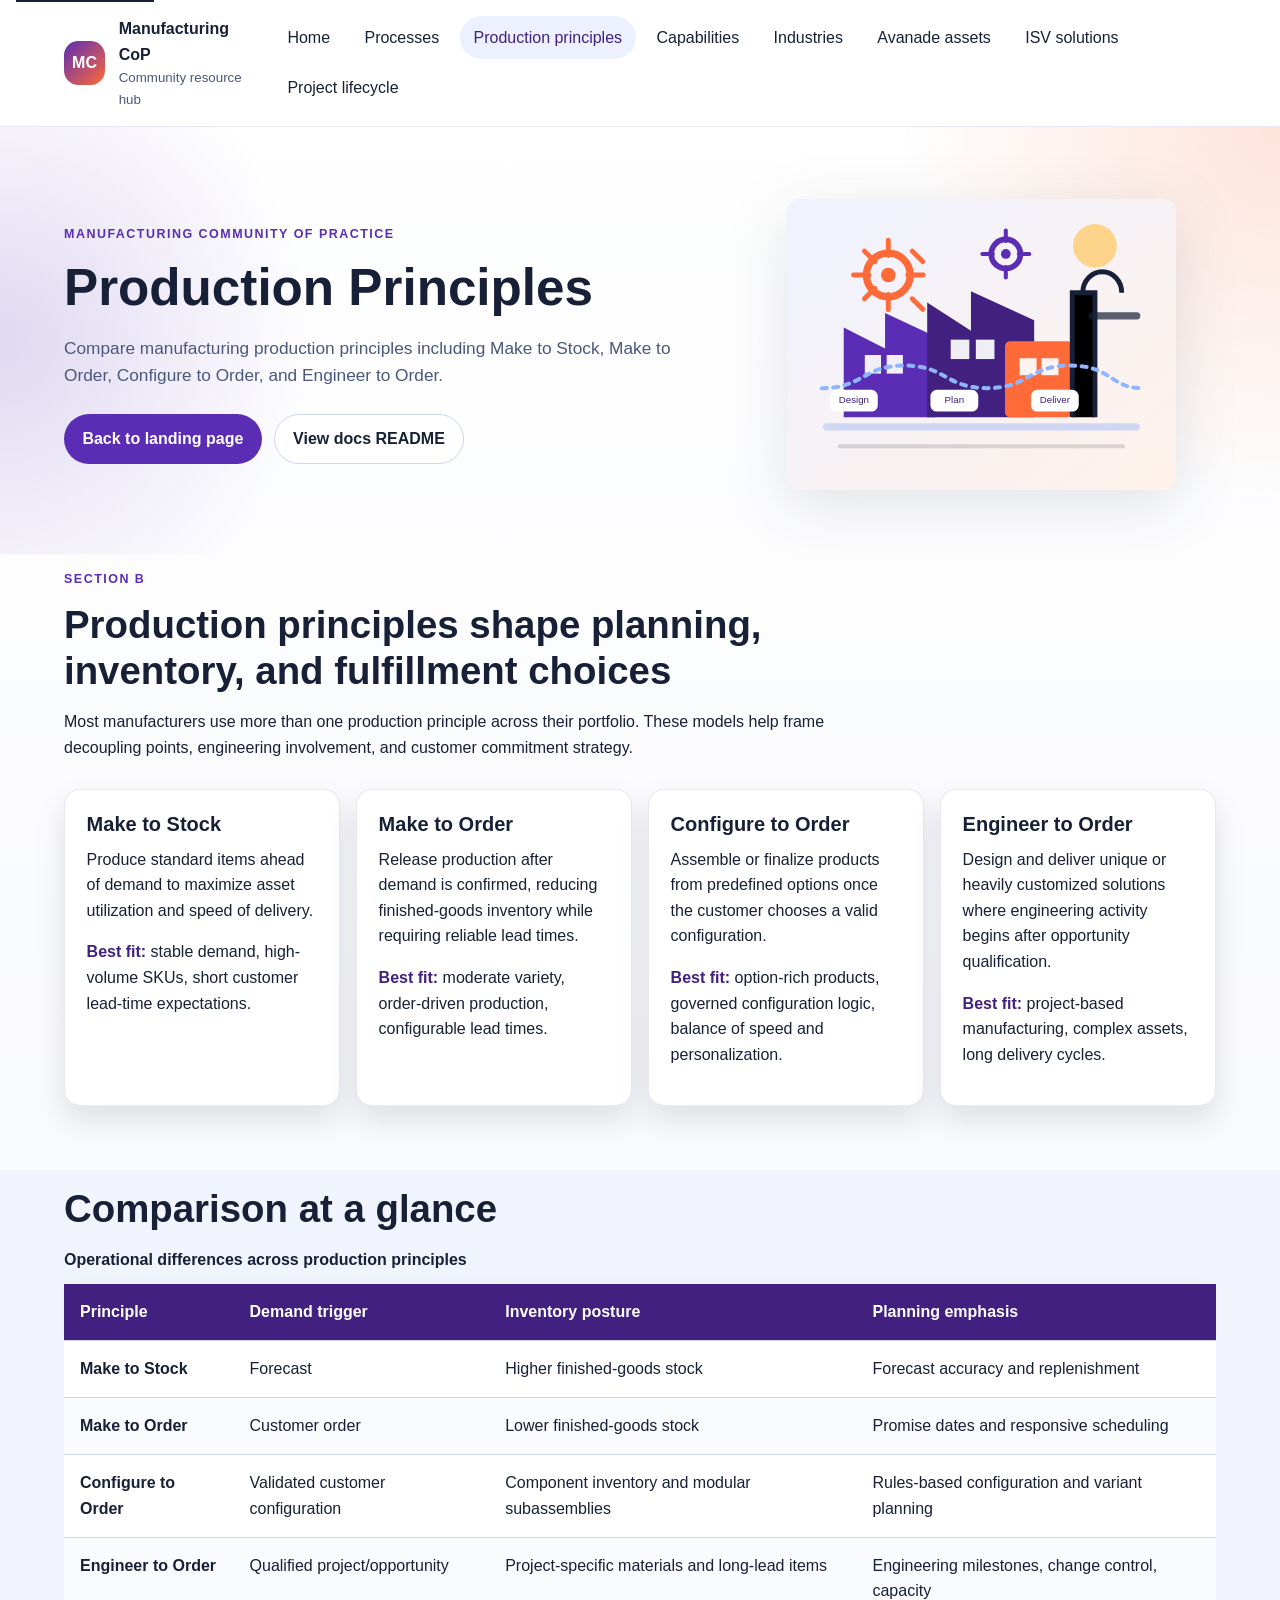
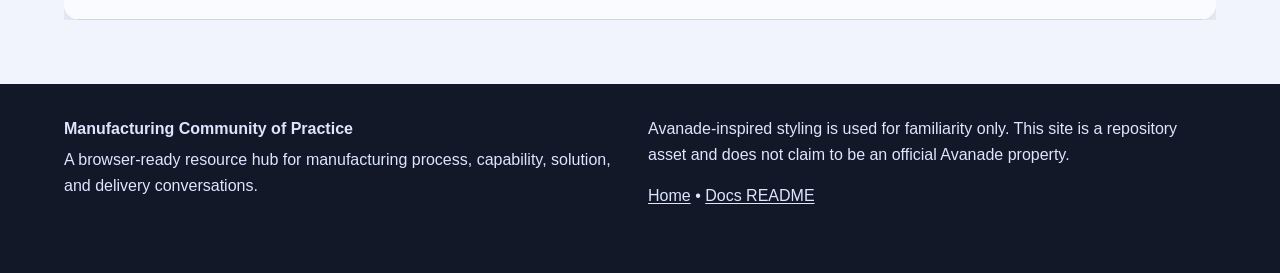
<file: docs/production-principles.html>
<!DOCTYPE html>
    <html lang="en">
      <head>
        <meta charset="utf-8" />
        <meta name="viewport" content="width=device-width, initial-scale=1" />
        <title>Production Principles</title>
        <meta name="description" content="Compare manufacturing production principles including Make to Stock, Make to Order, Configure to Order, and Engineer to Order." />
        <link rel="stylesheet" href="./assets/styles.css" />
        <script defer src="./assets/site.js"></script>
      </head>
      <body>
        <a class="skip-link" href="#main-content">Skip to content</a>
        <header class="site-header">
          <div class="container header-layout">
            <a class="brand" href="./index.html">
              <span class="brand-mark" aria-hidden="true">MC</span>
              <span>
                <strong>Manufacturing CoP</strong>
                <small>Community resource hub</small>
              </span>
            </a>
            <button class="nav-toggle" type="button" aria-expanded="false" aria-controls="site-nav">
              Menu
            </button>
            <nav id="site-nav" class="site-nav" aria-label="Primary">
              <ul>
                <li><a href="./index.html">Home</a></li>
            <li><a href="./processes.html">Processes</a></li>
            <li><a href="./production-principles.html" aria-current="page">Production principles</a></li>
            <li><a href="./capabilities.html">Capabilities</a></li>
            <li><a href="./industries.html">Industries</a></li>
            <li><a href="./avanade-assets.html">Avanade assets</a></li>
            <li><a href="./isv-solutions.html">ISV solutions</a></li>
            <li><a href="./project-lifecycle.html">Project lifecycle</a></li>
              </ul>
            </nav>
          </div>
        </header>
        <main id="main-content">
          <section class="hero page-hero">
            <div class="container hero-layout">
              <div>
                <p class="eyebrow">Manufacturing Community of Practice</p>
                <h1>Production Principles</h1>
                <p class="hero-copy">Compare manufacturing production principles including Make to Stock, Make to Order, Configure to Order, and Engineer to Order.</p>
                <div class="hero-actions">
                  <a class="button button-primary" href="./index.html">Back to landing page</a>
                  <a class="button button-secondary" href="./README.md">View docs README</a>
                </div>
              </div>
              <figure class="hero-visual">
                <img src="./assets/factory-hero.svg" alt="Illustration of a connected manufacturing facility with planning, production, and delivery signals." />
              </figure>
            </div>
          </section>
          <section class="section">
  <div class="container">
    <div class="section-heading">
      <p class="eyebrow">Section B</p>
      <h2>Production principles shape planning, inventory, and fulfillment choices</h2>
      <p>Most manufacturers use more than one production principle across their portfolio. These models help frame decoupling points, engineering involvement, and customer commitment strategy.</p>
    </div>
    <div class="card-grid">
      <article class="card"><h3>Make to Stock</h3><p>Produce standard items ahead of demand to maximize asset utilization and speed of delivery.</p><p><strong>Best fit:</strong> stable demand, high-volume SKUs, short customer lead-time expectations.</p></article>
      <article class="card"><h3>Make to Order</h3><p>Release production after demand is confirmed, reducing finished-goods inventory while requiring reliable lead times.</p><p><strong>Best fit:</strong> moderate variety, order-driven production, configurable lead times.</p></article>
      <article class="card"><h3>Configure to Order</h3><p>Assemble or finalize products from predefined options once the customer chooses a valid configuration.</p><p><strong>Best fit:</strong> option-rich products, governed configuration logic, balance of speed and personalization.</p></article>
      <article class="card"><h3>Engineer to Order</h3><p>Design and deliver unique or heavily customized solutions where engineering activity begins after opportunity qualification.</p><p><strong>Best fit:</strong> project-based manufacturing, complex assets, long delivery cycles.</p></article>
    </div>
  </div>
</section>
<section class="section section-alt">
  <div class="container">
    <h2>Comparison at a glance</h2>
    <div class="table-wrapper">
      <table>
        <caption>Operational differences across production principles</caption>
        <thead>
          <tr><th scope="col">Principle</th><th scope="col">Demand trigger</th><th scope="col">Inventory posture</th><th scope="col">Planning emphasis</th></tr>
        </thead>
        <tbody>
          <tr><th scope="row">Make to Stock</th><td>Forecast</td><td>Higher finished-goods stock</td><td>Forecast accuracy and replenishment</td></tr>
          <tr><th scope="row">Make to Order</th><td>Customer order</td><td>Lower finished-goods stock</td><td>Promise dates and responsive scheduling</td></tr>
          <tr><th scope="row">Configure to Order</th><td>Validated customer configuration</td><td>Component inventory and modular subassemblies</td><td>Rules-based configuration and variant planning</td></tr>
          <tr><th scope="row">Engineer to Order</th><td>Qualified project/opportunity</td><td>Project-specific materials and long-lead items</td><td>Engineering milestones, change control, capacity</td></tr>
        </tbody>
      </table>
    </div>
  </div>
</section>

        </main>
        <footer class="site-footer">
      <div class="container footer-layout">
        <div>
          <p class="footer-title">Manufacturing Community of Practice</p>
          <p>A browser-ready resource hub for manufacturing process, capability, solution, and delivery conversations.</p>
        </div>
        <div>
          <p class="footer-note">Avanade-inspired styling is used for familiarity only. This site is a repository asset and does not claim to be an official Avanade property.</p>
          <p class="footer-links"><a href="./index.html">Home</a> <span aria-hidden="true">•</span> <a href="./README.md">Docs README</a></p>
        </div>
      </div>
    </footer>
      </body>
    </html>
</file>
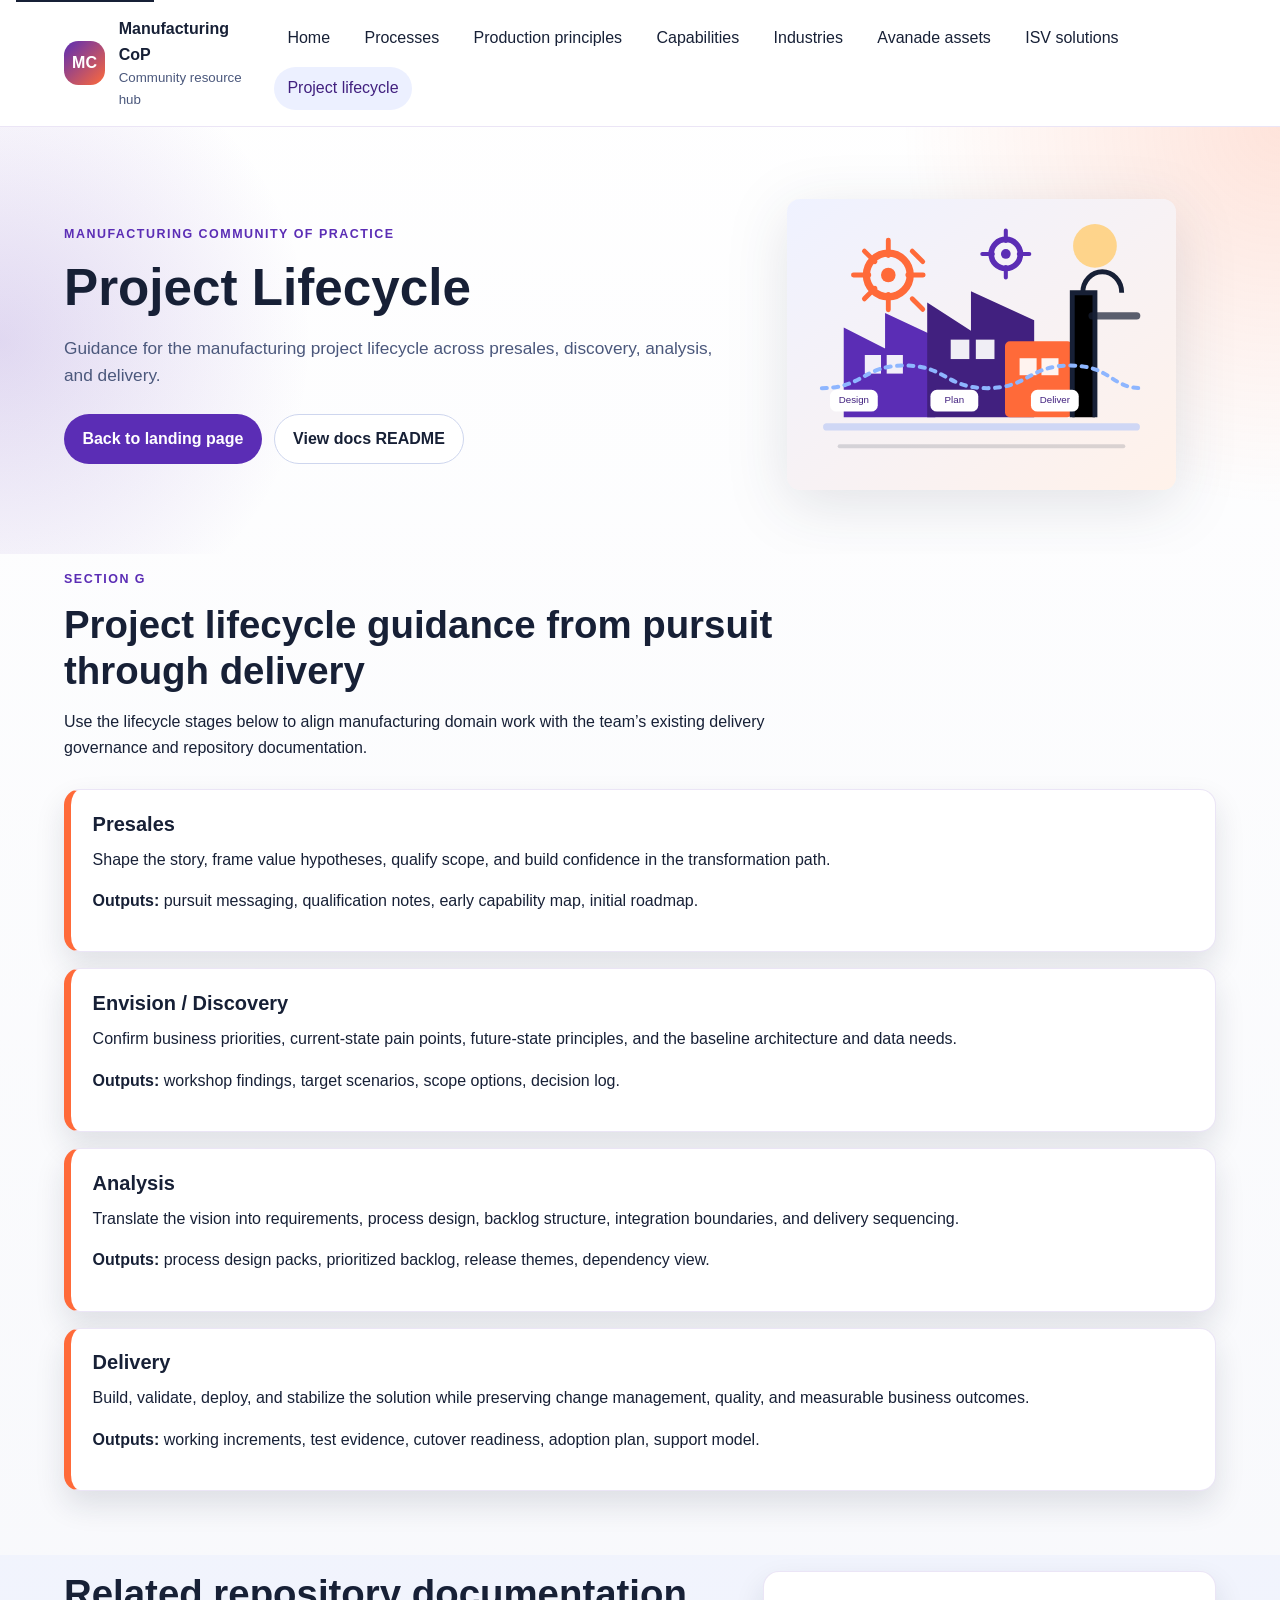
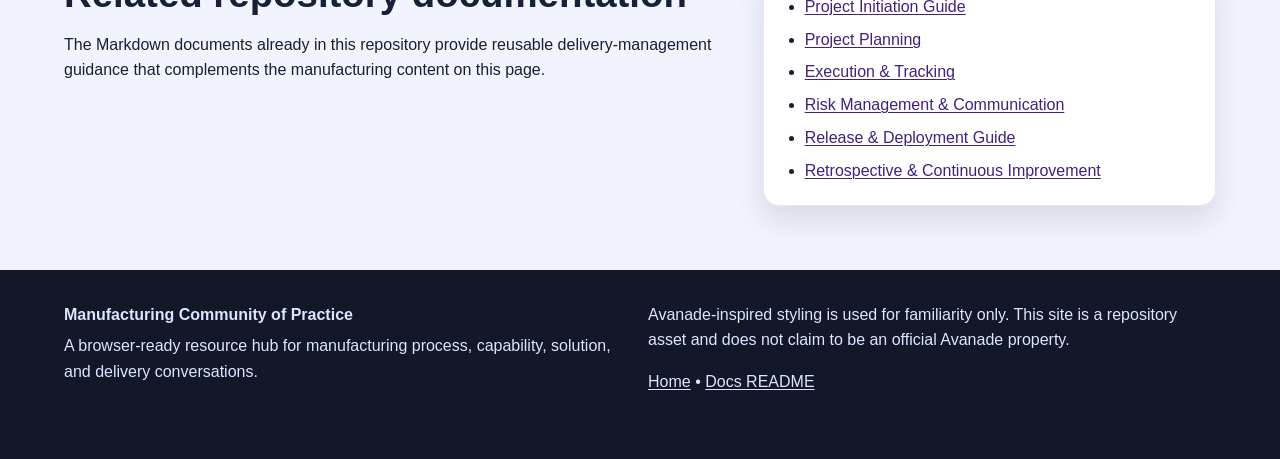
<file: docs/project-lifecycle.html>
<!DOCTYPE html>
    <html lang="en">
      <head>
        <meta charset="utf-8" />
        <meta name="viewport" content="width=device-width, initial-scale=1" />
        <title>Project Lifecycle</title>
        <meta name="description" content="Guidance for the manufacturing project lifecycle across presales, discovery, analysis, and delivery." />
        <link rel="stylesheet" href="./assets/styles.css" />
        <script defer src="./assets/site.js"></script>
      </head>
      <body>
        <a class="skip-link" href="#main-content">Skip to content</a>
        <header class="site-header">
          <div class="container header-layout">
            <a class="brand" href="./index.html">
              <span class="brand-mark" aria-hidden="true">MC</span>
              <span>
                <strong>Manufacturing CoP</strong>
                <small>Community resource hub</small>
              </span>
            </a>
            <button class="nav-toggle" type="button" aria-expanded="false" aria-controls="site-nav">
              Menu
            </button>
            <nav id="site-nav" class="site-nav" aria-label="Primary">
              <ul>
                <li><a href="./index.html">Home</a></li>
            <li><a href="./processes.html">Processes</a></li>
            <li><a href="./production-principles.html">Production principles</a></li>
            <li><a href="./capabilities.html">Capabilities</a></li>
            <li><a href="./industries.html">Industries</a></li>
            <li><a href="./avanade-assets.html">Avanade assets</a></li>
            <li><a href="./isv-solutions.html">ISV solutions</a></li>
            <li><a href="./project-lifecycle.html" aria-current="page">Project lifecycle</a></li>
              </ul>
            </nav>
          </div>
        </header>
        <main id="main-content">
          <section class="hero page-hero">
            <div class="container hero-layout">
              <div>
                <p class="eyebrow">Manufacturing Community of Practice</p>
                <h1>Project Lifecycle</h1>
                <p class="hero-copy">Guidance for the manufacturing project lifecycle across presales, discovery, analysis, and delivery.</p>
                <div class="hero-actions">
                  <a class="button button-primary" href="./index.html">Back to landing page</a>
                  <a class="button button-secondary" href="./README.md">View docs README</a>
                </div>
              </div>
              <figure class="hero-visual">
                <img src="./assets/factory-hero.svg" alt="Illustration of a connected manufacturing facility with planning, production, and delivery signals." />
              </figure>
            </div>
          </section>
          <section class="section">
  <div class="container">
    <div class="section-heading">
      <p class="eyebrow">Section G</p>
      <h2>Project lifecycle guidance from pursuit through delivery</h2>
      <p>Use the lifecycle stages below to align manufacturing domain work with the team’s existing delivery governance and repository documentation.</p>
    </div>
    <div class="timeline">
      <article class="timeline-item"><h3>Presales</h3><p>Shape the story, frame value hypotheses, qualify scope, and build confidence in the transformation path.</p><p><strong>Outputs:</strong> pursuit messaging, qualification notes, early capability map, initial roadmap.</p></article>
      <article class="timeline-item"><h3>Envision / Discovery</h3><p>Confirm business priorities, current-state pain points, future-state principles, and the baseline architecture and data needs.</p><p><strong>Outputs:</strong> workshop findings, target scenarios, scope options, decision log.</p></article>
      <article class="timeline-item"><h3>Analysis</h3><p>Translate the vision into requirements, process design, backlog structure, integration boundaries, and delivery sequencing.</p><p><strong>Outputs:</strong> process design packs, prioritized backlog, release themes, dependency view.</p></article>
      <article class="timeline-item"><h3>Delivery</h3><p>Build, validate, deploy, and stabilize the solution while preserving change management, quality, and measurable business outcomes.</p><p><strong>Outputs:</strong> working increments, test evidence, cutover readiness, adoption plan, support model.</p></article>
    </div>
  </div>
</section>
<section class="section section-alt">
  <div class="container split-callout">
    <div>
      <h2>Related repository documentation</h2>
      <p>The Markdown documents already in this repository provide reusable delivery-management guidance that complements the manufacturing content on this page.</p>
    </div>
    <div class="callout-panel">
      <ul class="link-list">
        <li><a href="./octoacme-project-initiation.md">Project Initiation Guide</a></li>
        <li><a href="./octoacme-project-planning.md">Project Planning</a></li>
        <li><a href="./octoacme-execution-and-tracking.md">Execution &amp; Tracking</a></li>
        <li><a href="./octoacme-risks-and-communication.md">Risk Management &amp; Communication</a></li>
        <li><a href="./octoacme-release-and-deployment.md">Release &amp; Deployment Guide</a></li>
        <li><a href="./octoacme-retrospective-and-continuous-improvement.md">Retrospective &amp; Continuous Improvement</a></li>
      </ul>
    </div>
  </div>
</section>

        </main>
        <footer class="site-footer">
      <div class="container footer-layout">
        <div>
          <p class="footer-title">Manufacturing Community of Practice</p>
          <p>A browser-ready resource hub for manufacturing process, capability, solution, and delivery conversations.</p>
        </div>
        <div>
          <p class="footer-note">Avanade-inspired styling is used for familiarity only. This site is a repository asset and does not claim to be an official Avanade property.</p>
          <p class="footer-links"><a href="./index.html">Home</a> <span aria-hidden="true">•</span> <a href="./README.md">Docs README</a></p>
        </div>
      </div>
    </footer>
      </body>
    </html>
</file>
<file: docs/assets/styles.css>
:root {
  --bg: #f6f7fb;
  --surface: #ffffff;
  --surface-alt: #ecf0ff;
  --text: #172036;
  --muted: #4b587c;
  --border: #ced6ee;
  --primary: #5b2db5;
  --primary-dark: #41207f;
  --accent: #ff6a39;
  --accent-soft: #fff1ec;
  --focus: #ffb700;
  --shadow: 0 14px 30px rgba(23, 32, 54, 0.12);
  --radius: 1rem;
  --max-width: 72rem;
}

* { box-sizing: border-box; }
html { scroll-behavior: smooth; }
body {
  margin: 0;
  font-family: Inter, "Segoe UI", Arial, sans-serif;
  color: var(--text);
  background: linear-gradient(180deg, #ffffff 0%, var(--bg) 100%);
  line-height: 1.6;
}
img { max-width: 100%; display: block; }
a { color: var(--primary-dark); text-decoration-thickness: 0.08em; text-underline-offset: 0.15em; }
a:hover { color: var(--primary); }
a:focus-visible,
button:focus-visible {
  outline: 3px solid var(--focus);
  outline-offset: 3px;
  border-radius: 0.35rem;
}
.skip-link {
  position: absolute;
  left: 1rem;
  top: -3rem;
  background: var(--text);
  color: #fff;
  padding: 0.75rem 1rem;
  z-index: 100;
}
.skip-link:focus { top: 1rem; }
.container { width: min(100% - 2rem, var(--max-width)); margin: 0 auto; }
.site-header {
  position: sticky;
  top: 0;
  z-index: 20;
  backdrop-filter: blur(14px);
  background: rgba(255, 255, 255, 0.92);
  border-bottom: 1px solid rgba(91, 45, 181, 0.12);
}
.header-layout {
  display: flex;
  align-items: center;
  justify-content: space-between;
  gap: 1rem;
  padding: 1rem 0;
}
.brand {
  display: inline-flex;
  align-items: center;
  gap: 0.85rem;
  text-decoration: none;
  color: inherit;
}
.brand strong, .brand small { display: block; }
.brand small { color: var(--muted); }
.brand-mark {
  display: grid;
  place-items: center;
  width: 2.75rem;
  height: 2.75rem;
  border-radius: 0.9rem;
  background: linear-gradient(135deg, var(--primary) 0%, var(--accent) 100%);
  color: #fff;
  font-weight: 700;
}
.site-nav ul {
  display: flex;
  flex-wrap: wrap;
  gap: 0.45rem;
  list-style: none;
  padding: 0;
  margin: 0;
}
.site-nav a {
  display: inline-flex;
  padding: 0.55rem 0.85rem;
  border-radius: 999px;
  text-decoration: none;
  color: var(--text);
}
.site-nav a[aria-current="page"],
.site-nav a:hover {
  background: var(--surface-alt);
  color: var(--primary-dark);
}
.nav-toggle {
  display: none;
  border: 1px solid var(--border);
  background: var(--surface);
  color: var(--text);
  padding: 0.65rem 0.9rem;
  border-radius: 999px;
  font: inherit;
}
.hero {
  position: relative;
  overflow: clip;
  padding: 4.5rem 0 3rem;
}
.hero::before {
  content: "";
  position: absolute;
  inset: 0;
  background:
    radial-gradient(circle at top right, rgba(255, 106, 57, 0.18), transparent 28%),
    radial-gradient(circle at left center, rgba(91, 45, 181, 0.18), transparent 24%);
  pointer-events: none;
}
.hero-layout {
  position: relative;
  display: grid;
  grid-template-columns: minmax(0, 1.25fr) minmax(18rem, 0.9fr);
  gap: 2rem;
  align-items: center;
}
.page-hero { padding-top: 3.5rem; }
.eyebrow {
  margin: 0 0 0.75rem;
  letter-spacing: 0.12em;
  text-transform: uppercase;
  color: var(--primary);
  font-size: 0.78rem;
  font-weight: 700;
}
h1, h2, h3, h4 { line-height: 1.2; margin-top: 0; }
h1 { font-size: clamp(2.2rem, 4vw, 4rem); margin-bottom: 1rem; }
h2 { font-size: clamp(1.6rem, 3vw, 2.4rem); margin-bottom: 0.9rem; }
h3 { font-size: 1.25rem; margin-bottom: 0.7rem; }
h4 { font-size: 1.05rem; margin-bottom: 0.6rem; }
p { margin: 0 0 1rem; }
.hero-copy {
  font-size: 1.08rem;
  color: var(--muted);
  max-width: 42rem;
}
.hero-actions {
  display: flex;
  flex-wrap: wrap;
  gap: 0.75rem;
  margin-top: 1.5rem;
}
.button {
  display: inline-flex;
  align-items: center;
  justify-content: center;
  gap: 0.4rem;
  min-height: 2.85rem;
  padding: 0.7rem 1.15rem;
  border-radius: 999px;
  text-decoration: none;
  font-weight: 700;
}
.button-primary {
  background: var(--primary);
  color: #fff;
}
.button-primary:hover { color: #fff; background: var(--primary-dark); }
.button-secondary {
  background: var(--surface);
  color: var(--text);
  border: 1px solid var(--border);
}
.hero-visual img {
  width: 100%;
  max-width: 31rem;
  margin-inline: auto;
  filter: drop-shadow(var(--shadow));
}
.section { padding: 1rem 0 4rem; }
.section-alt { background: rgba(236, 240, 255, 0.5); }
.section-heading { max-width: 48rem; margin-bottom: 1.8rem; }
.card-grid {
  display: grid;
  grid-template-columns: repeat(auto-fit, minmax(15rem, 1fr));
  gap: 1rem;
}
.card-grid-lg { grid-template-columns: repeat(auto-fit, minmax(18rem, 1fr)); }
.stack-grid {
  display: grid;
  gap: 1rem;
}
.card,
.callout-panel,
.timeline-item {
  background: var(--surface);
  border: 1px solid rgba(91, 45, 181, 0.12);
  border-radius: var(--radius);
  padding: 1.35rem;
  box-shadow: var(--shadow);
}
.process-card strong,
.card strong { color: var(--primary-dark); }
.split-callout {
  display: grid;
  grid-template-columns: minmax(0, 1.2fr) minmax(18rem, 0.8fr);
  gap: 1.2rem;
  align-items: start;
}
.link-list {
  margin: 0;
  padding-left: 1.2rem;
}
.link-list li + li { margin-top: 0.45rem; }
.table-wrapper { overflow-x: auto; }
table {
  width: 100%;
  border-collapse: collapse;
  background: var(--surface);
  border-radius: var(--radius);
  overflow: hidden;
  box-shadow: var(--shadow);
}
caption {
  text-align: left;
  padding: 0 0 0.75rem;
  font-weight: 700;
}
th, td {
  padding: 0.95rem 1rem;
  border-bottom: 1px solid var(--border);
  text-align: left;
  vertical-align: top;
}
thead th {
  background: var(--primary-dark);
  color: #fff;
}
tbody tr:nth-child(even) { background: #fafbff; }
.capability-group + .capability-group { margin-top: 2rem; }
.timeline {
  display: grid;
  gap: 1rem;
}
.timeline-item {
  border-left: 0.45rem solid var(--accent);
}
.site-footer {
  padding: 2rem 0 3rem;
  background: #121827;
  color: #f2f5ff;
}
.footer-layout {
  display: grid;
  grid-template-columns: repeat(auto-fit, minmax(18rem, 1fr));
  gap: 1rem;
}
.footer-title {
  font-weight: 700;
  margin-bottom: 0.35rem;
}
.footer-note,
.site-footer p,
.site-footer a { color: #dde5ff; }
.footer-links { margin-top: 1rem; }
@media (max-width: 58rem) {
  .hero-layout,
  .split-callout {
    grid-template-columns: 1fr;
  }
}
@media (max-width: 48rem) {
  .nav-toggle { display: inline-flex; }
  .site-nav {
    position: absolute;
    left: 1rem;
    right: 1rem;
    top: calc(100% + 0.4rem);
    padding: 0.75rem;
    background: var(--surface);
    border: 1px solid var(--border);
    border-radius: 1rem;
    box-shadow: var(--shadow);
    display: none;
  }
  .site-nav.open { display: block; }
  .site-nav ul { flex-direction: column; }
}
</file>
